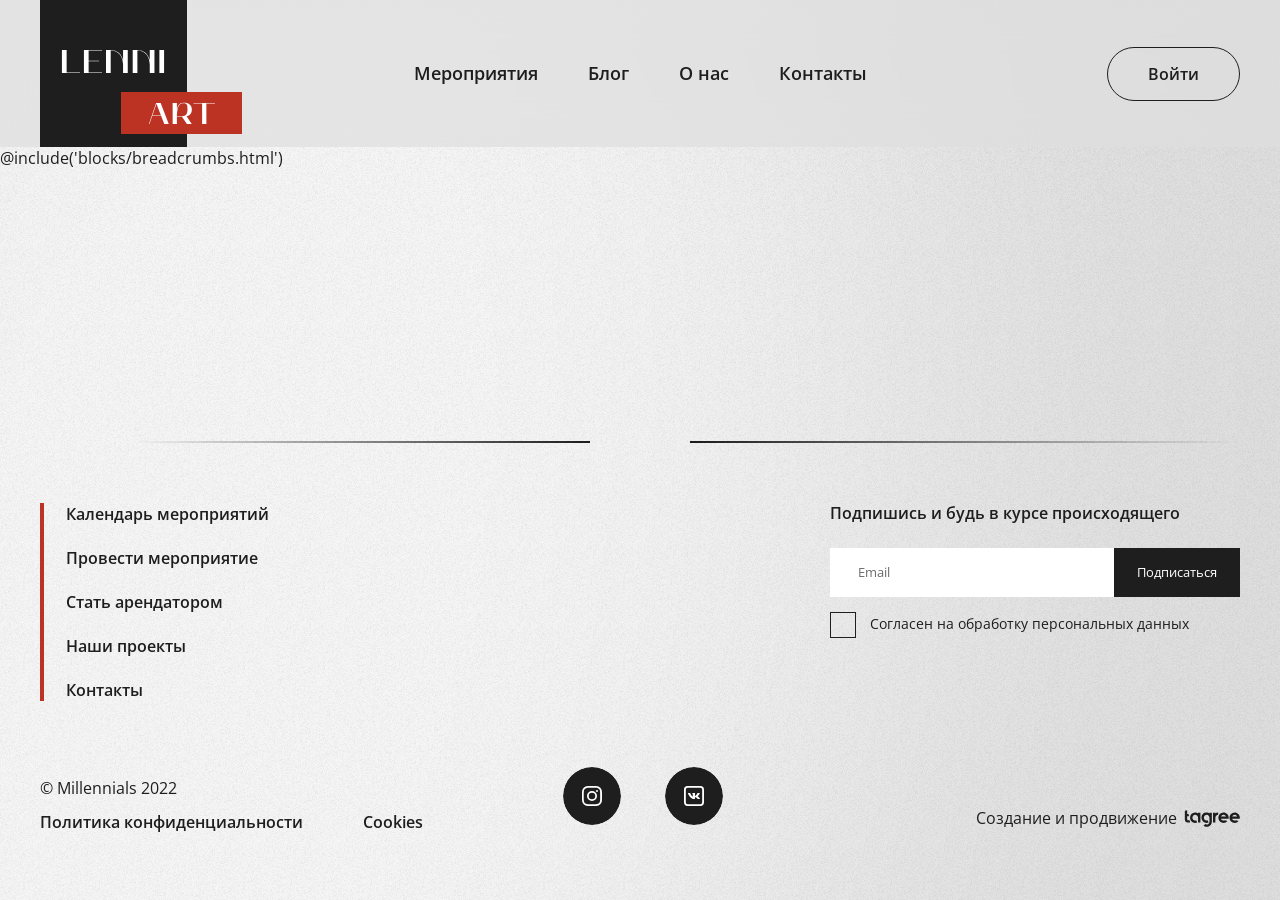
<file: default.html>
<!DOCTYPE html>
<html lang="ru">

<head>
  <meta charset="utf-8">
  <meta name="viewport" content="width=device-width,initial-scale=1,minimum-scale=1,maximum-scale=1,user-scalable=no">
  <title>Lenni Art</title>
  <link rel="stylesheet" href="styles/styles.css?ver=0">
  <link rel="preconnect" href="https://fonts.googleapis.com">
  <link rel="preconnect" href="https://fonts.gstatic.com" crossorigin>
  <link href="https://fonts.googleapis.com/css2?family=Open+Sans:wght@300;400;500;600;700&display=swap" rel="stylesheet">
  <link href="https://fonts.googleapis.com/css2?family=Lora:wght@300;400;500;600;700&display=swap" rel="stylesheet">
</head>

<body>

  <header class="page-header">
    <div class="page-header__container">
      <a href="index.html" class="page-header__logo">
        <svg class="page-header__logo-img" width="202" height="147">
          <use xlink:href="assets/icons/symbols.svg#logo"></use>
        </svg>
      </a>

      <nav class="page-header__nav">
        <a href="events.html" class="page-header__nav-link">Мероприятия</a>
        <a href="index.html#blog" class="page-header__nav-link">Блог</a>
        <a href="index.html#about" class="page-header__nav-link">О нас</a>
        <a href="index.html#contacts" class="page-header__nav-link">Контакты</a>

        <div class="page-header__nav-user">
          <a href="#" class="page-header__nav-user-link">
            Александр С.
          </a>
          <a href="#" class="page-header__nav-logout">
            <svg class="page-header__nav-logout-icon" width="24" height="24">
              <use xlink:href="assets/icons/symbols.svg#door"></use>
            </svg>
          </a>
        </div>
      </nav>

      <div class="page-header__right-block">
        <a href="#" class="btn page-header__user-btn">
          Войти
          <svg class="page-header__user-icon" width="21" height="18">
            <use xlink:href="assets/icons/symbols.svg#user"></use>
          </svg>
        </a>

        <button type="button" class="page-header__nav-toggle" id="js-navToggle"></button>
      </div>
    </div>

  </header>

  <main class="main">

    @include('blocks/breadcrumbs.html')



  </main>

  <footer class="page-footer">
    <div class="page-footer__container">
      <div class="page-footer__border"></div>
      <div class="page-footer__wrapper">
        <nav class="page-footer__nav">
          <a href="" class="page-footer__nav-link">Календарь мероприятий</a>
          <a href="" class="page-footer__nav-link">Провести мероприятие</a>
          <a href="" class="page-footer__nav-link">Стать арендатором</a>
          <a href="" class="page-footer__nav-link">Наши проекты</a>
          <a href="" class="page-footer__nav-link">Контакты</a>
        </nav>
        <form class="page-footer__form subscribe">
          <h4 class="subscribe__title">Подпишись и будь в курсе происходящего</h4>
          <div class="subscribe__wrapper">
            <input type="email" name="email" placeholder="Email" class="subscribe__input" required />
            <button type="submit" class="subscribe__submit">Подписаться</button>
          </div>
          <label class="subscribe__check check">
            <input type="checkbox" class="check__input" name="agree" required />
            <span class="check__mark"></span>
            <span class="check__label">
              Согласен на обработку персональных данных
            </span>
          </label>
        </form>
      </div>

      <div class="page-footer__bottom-wrapper">
        <div class="page-footer__info">
          <a href="#" class="link page-footer__confidency">Политика конфиденциальности</a>
          <a href="#" class="link page-footer__cookies">Cookies</a>
          <p class="page-footer__copyright">© Millennials 2022</p>
        </div>
        <div class="page-footer__links">
          <a href="#" class="page-footer__link">
            <svg class="page-footer__link-icon" width="58" height="58">
              <use xlink:href="assets/icons/symbols.svg#insta"></use>
            </svg>
          </a>
          <a href="#" class="page-footer__link">
            <svg class="page-footer__link-icon" width="58" height="58">
              <use xlink:href="assets/icons/symbols.svg#vk"></use>
            </svg>
          </a>
        </div>
        <div class="page-footer__signature">
          <p class="page-footer__signature-text">Создание и продвижение</p>
          <svg class="page-footer__signature-icon" width="56" height="17">
            <use xlink:href="assets/icons/symbols.svg#tagree"></use>
          </svg>
        </div>
      </div>
    </div>
  </footer>

</body>

</html>
</file>
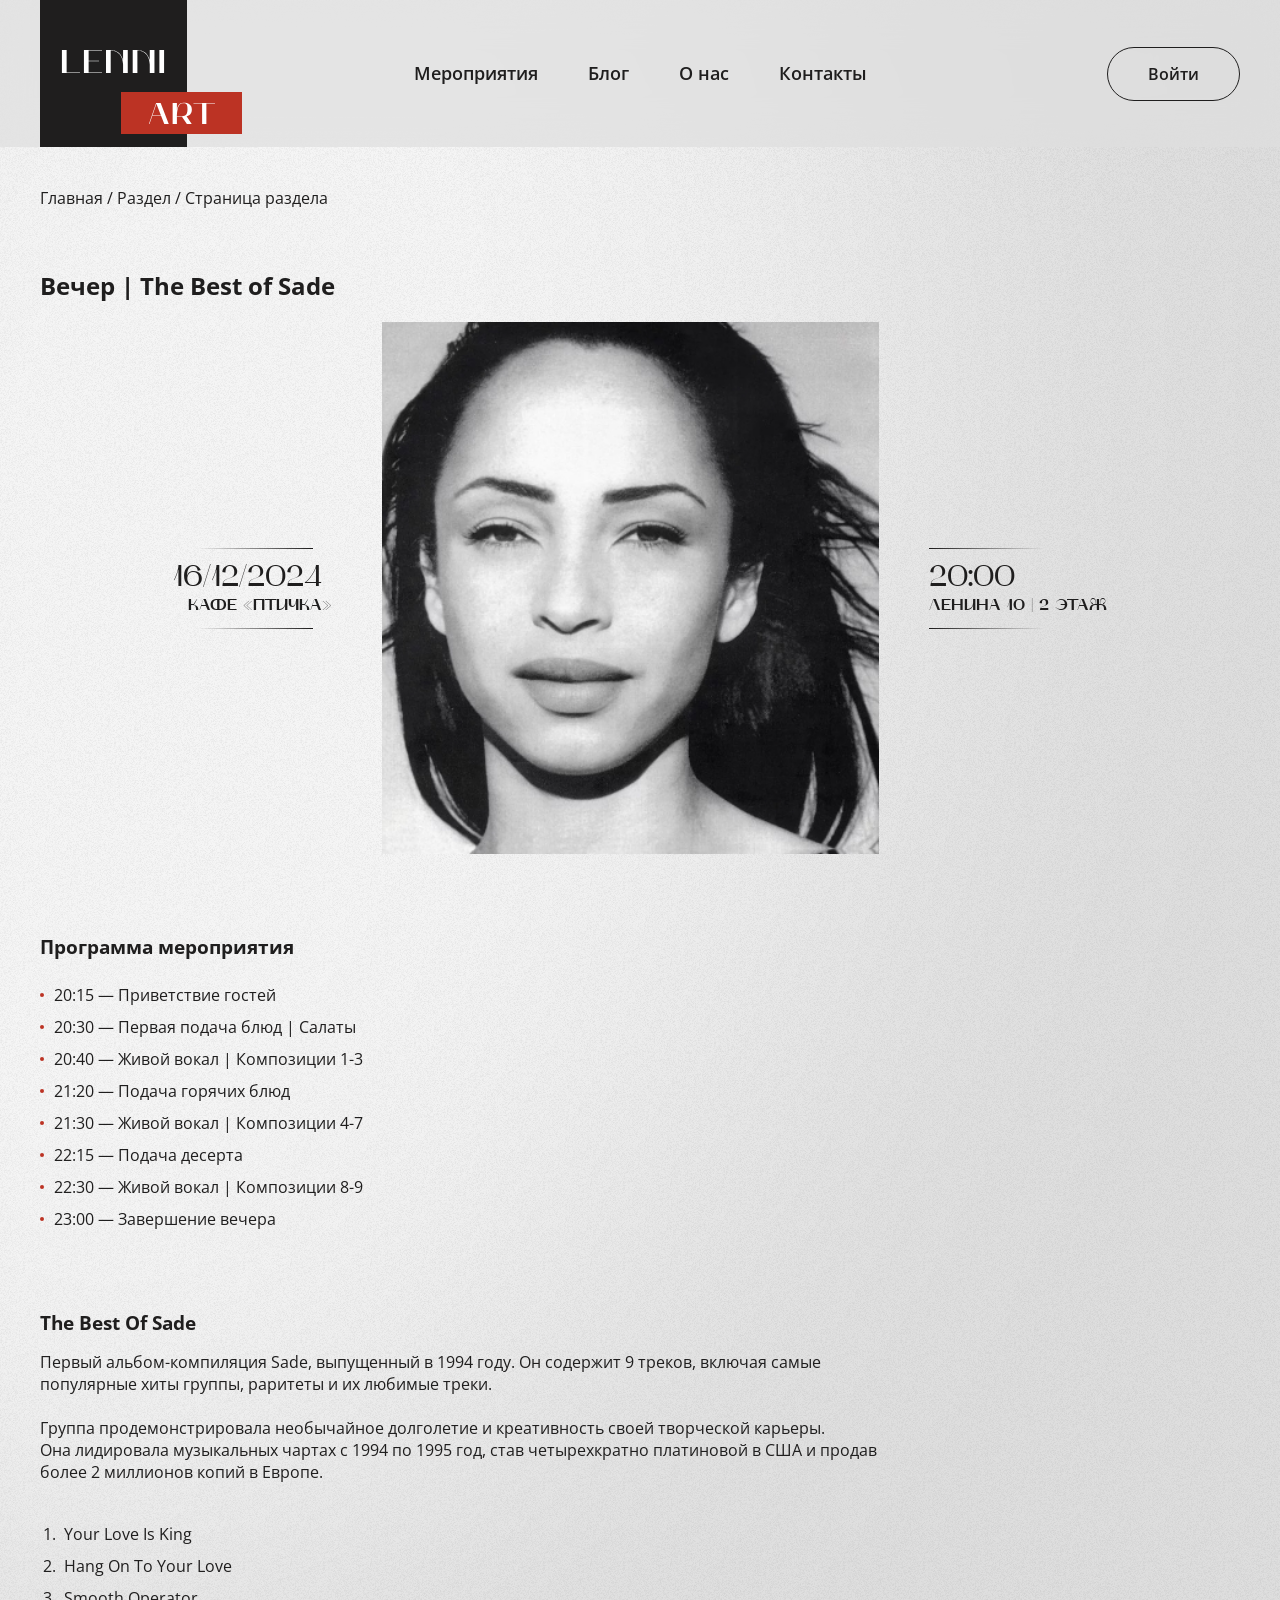
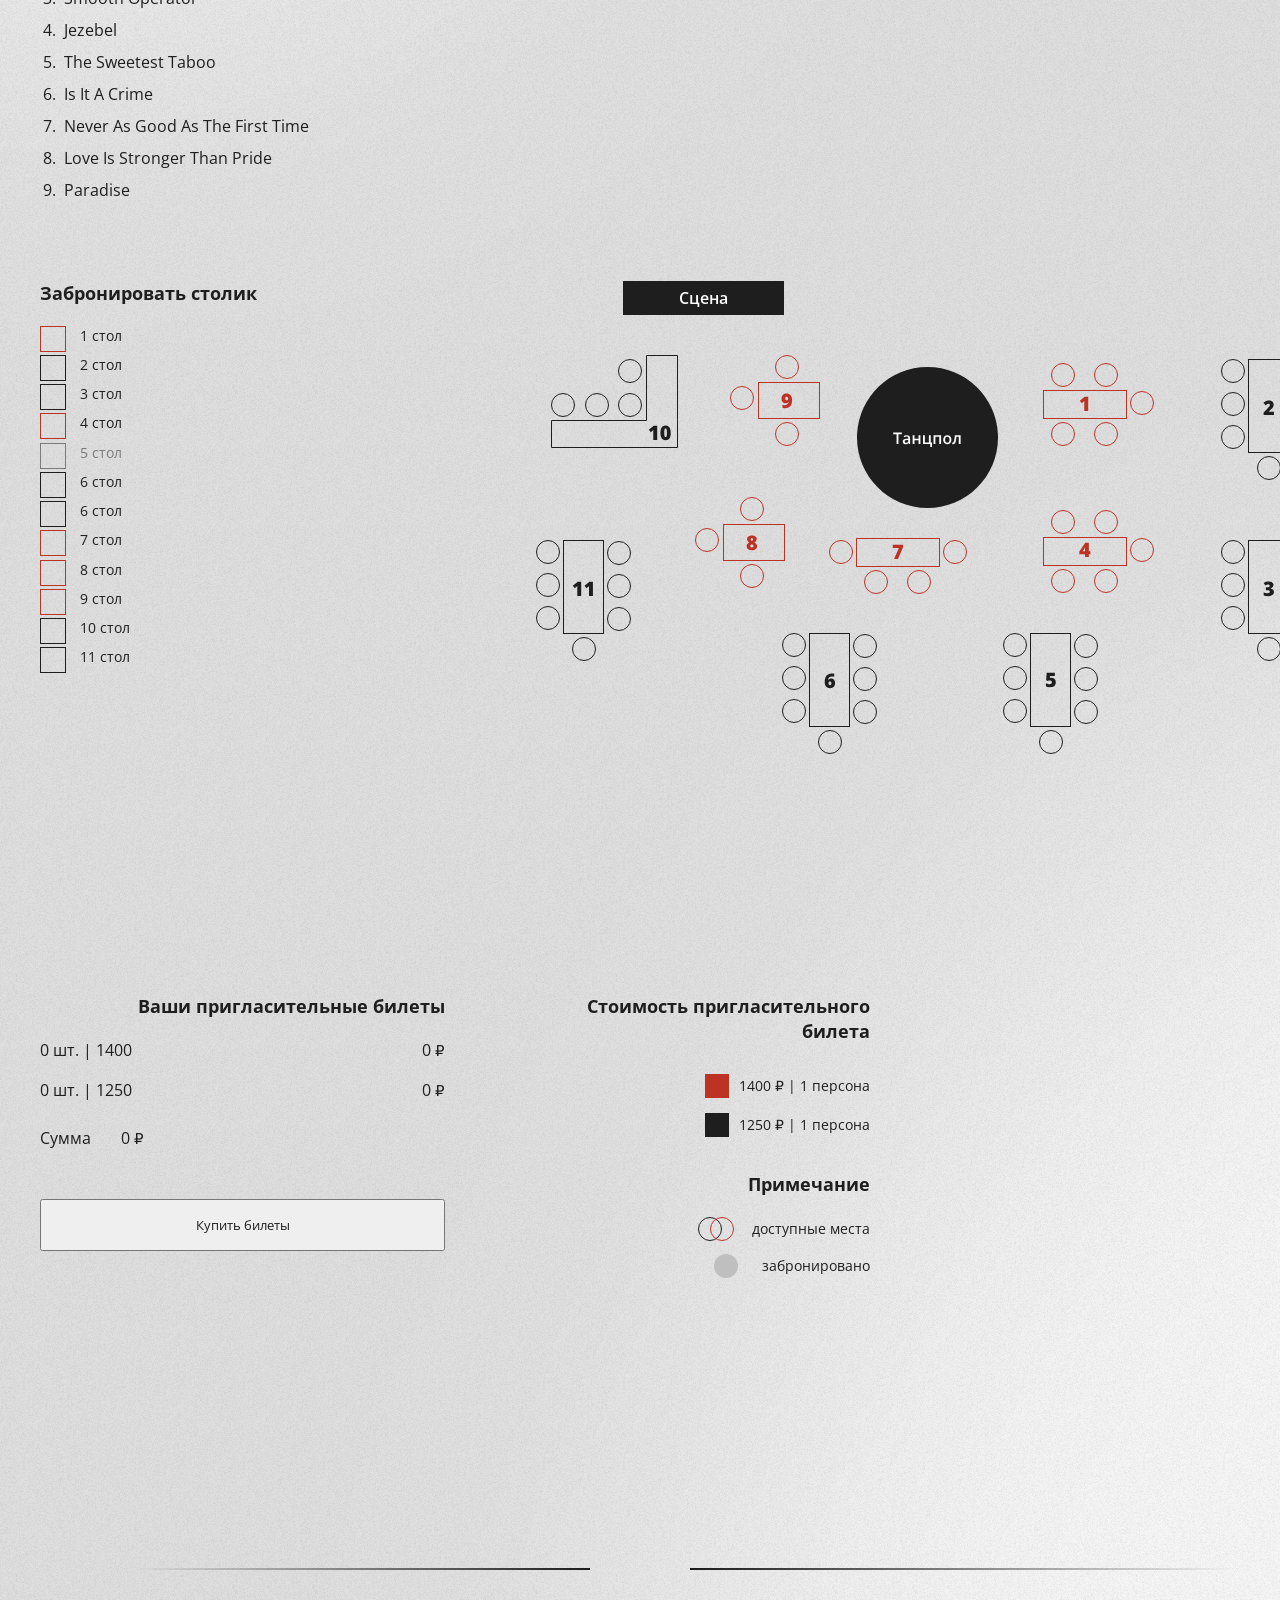
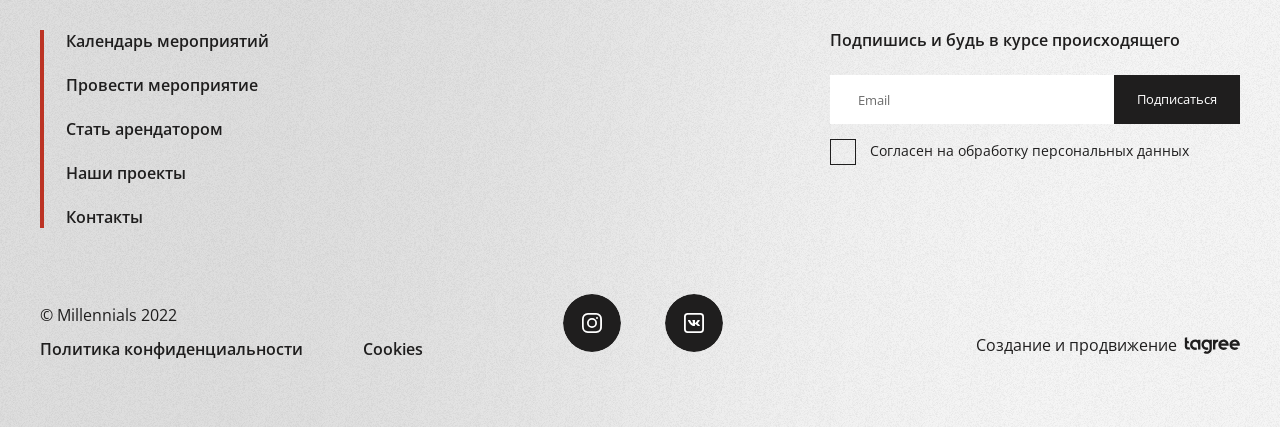
<file: event.html>
<!DOCTYPE html>
<html>

<head>
  <meta charset="utf-8">
  <meta name="viewport" content="width=device-width,initial-scale=1,minimum-scale=1,maximum-scale=1,user-scalable=no">
  <title>Lenni Art</title>
  <link rel="stylesheet" href="styles/styles.css?ver=0">
  <link rel="preconnect" href="https://fonts.googleapis.com">
  <link rel="preconnect" href="https://fonts.gstatic.com" crossorigin>
  <link href="https://fonts.googleapis.com/css2?family=Open+Sans:wght@300;400;500;600;700&display=swap" rel="stylesheet">
  <link href="https://fonts.googleapis.com/css2?family=Lora:wght@300;400;500;600;700&display=swap" rel="stylesheet">
</head>

<body>

  <header class="page-header">
    <div class="page-header__container">
      <a href="index.html" class="page-header__logo">
        <svg class="page-header__logo-img" width="202" height="147">
          <use xlink:href="assets/icons/symbols.svg#logo"></use>
        </svg>
      </a>

      <nav class="page-header__nav">
        <a href="events.html" class="page-header__nav-link">Мероприятия</a>
        <a href="index.html#blog" class="page-header__nav-link">Блог</a>
        <a href="index.html#about" class="page-header__nav-link">О нас</a>
        <a href="index.html#contacts" class="page-header__nav-link">Контакты</a>

        <div class="page-header__nav-user">
          <a href="#" class="page-header__nav-user-link">
            Александр С.
          </a>
          <a href="#" class="page-header__nav-logout">
            <svg class="page-header__nav-logout-icon" width="24" height="24">
              <use xlink:href="assets/icons/symbols.svg#door"></use>
            </svg>
          </a>
        </div>
      </nav>

      <div class="page-header__right-block">
        <a href="#" class="btn page-header__user-btn">
          Войти
          <svg class="page-header__user-icon" width="21" height="18">
            <use xlink:href="assets/icons/symbols.svg#user"></use>
          </svg>
        </a>

        <button type="button" class="page-header__nav-toggle" id="js-navToggle"></button>
      </div>
    </div>

  </header>

  <main class="main">

    <div class="breadcrumbs">
      <a href="index.html" class="breadcrumbs__link">Главная</a>
      <a href="events.html" class="breadcrumbs__link">Раздел</a>
      <a href="events.html" class="breadcrumbs__link">Страница раздела</a>
    </div>

    <article class="event">

      <header class="event__header">
        <h1 class="event__title title">Вечер | The Best of Sade</h1>

        <div class="event__about">
          <div class="event__info">
            <time datetime="2024-12-16T20:00" class="event__time">
              16/12/2024
            </time>

            <div class="event__info-text">
              Кафе «Птичка»
            </div>
          </div>

          <picture class="event__picture">
            <source media="{max-width: 1169px}" type="image/webp" srcset="assets/images/event/main_mobile.webp" />
            <source media="{max-width: 1169px}" srcset="assets/images/event/main_mobile.jpg" />
            <source type="image/webp" srcset="assets/images/event/main.webp" />
            <img class="event__image" src="assets/images/event/sade.jpg" alt="Вечер | The Best of Sade" />
          </picture>

          <div class="event__info">
            <span class="event__time" data-caption="начало">20:00</span>

            <div class="event__info-text">
              Ленина 10 | 2 этаж
            </div>
          </div>

        </div>
      </header>

      <div class="event__container">
        <div class="event__content content">
          <h3>Программа мероприятия</h3>
          <div class="event__program-content">
            <svg class="event__program-img">
              <use xlink:href="assets/icons/symbols.svg#bullets"></use>
            </svg>
            <p class="event__program-text">
              20:15 — Приветствие гостей
              <br />
              20:30 — Первая подача блюд | Салаты
              <br />
              20:40 — Живой вокал | Композиции 1-3
              <br />
              21:20 — Подача горячих блюд
              <br />
              21:30 — Живой вокал | Композиции 4-7
              <br />
              22:15 — Подача десерта
              <br />
              22:30 — Живой вокал | Композиции 8-9
              <br />
              23:00 — Завершение вечера
            </p>
          </div>
          <h3 class="event__sub-title event__name">The Best Of Sade</h3>
          <div class="event__description-wrapper">
            <p class="event__description">
              Первый альбом-компиляция Sade, выпущенный в 1994 году. Он содержит 9 треков,
              включая самые популярные хиты группы, раритеты и их любимые треки.
              <br>
              <br>
              Группа продемонстрировала необычайное долголетие и креативность своей творческой карьеры.
              <br>
              Она лидировала музыкальных чартах с 1994 по 1995 год, став четырехкратно платиновой в США
              и продав более 2 миллионов копий в Европе.
            </p>
          </div>
          <div class="event__content">
            <ol class="event__content-list">
              <li class="event__content-item">Your Love Is King</li>
              <li class="event__content-item">Hang On To Your Love</li>
              <li class="event__content-item">Smooth Operator</li>
              <li class="event__content-item">Jezebel</li>
              <li class="event__content-item">The Sweetest Taboo</li>
              <li class="event__content-item">Is It A Crime</li>
              <li class="event__content-item">Never As Good As The First Time</li>
              <li class="event__content-item">Love Is Stronger Than Pride</li>
              <li class="event__content-item">Paradise</li>
            </ol>
          </div>

          <form class="reserve event__reserve">
            <div class="reserve__checks">
              <h4 class="reserve__section-title">Забронировать столик</h4>

              <label class="reserve__check check check--red">
                <input type="checkbox" name="table_1" class="check__input" />
                <span class="check__mark"></span>
                <span class="check__label">1 стол</span>
              </label>

              <label class="reserve__check check">
                <input type="checkbox" name="table_2" class="check__input" />
                <span class="check__mark"></span>
                <span class="check__label">2 стол</span>
              </label>

              <label class="reserve__check check">
                <input type="checkbox" name="table_3" class="check__input" />
                <span class="check__mark"></span>
                <span class="check__label">3 стол</span>
              </label>

              <label class="reserve__check check check--red">
                <input type="checkbox" name="table_4" class="check__input" />
                <span class="check__mark"></span>
                <span class="check__label">4 стол</span>
              </label>

              <label class="reserve__check check check--disabled">
                <input type="checkbox" name="table_5" class="check__input" disabled />
                <span class="check__mark"></span>
                <span class="check__label">5 стол </span>
              </label>

              <label class="reserve__check check">
                <input type="checkbox" name="table_6" class="check__input" />
                <span class="check__mark"></span>
                <span class="check__label">6 стол</span>
              </label>

              <label class="reserve__check check">
                <input type="checkbox" name="table_6" class="check__input" />
                <span class="check__mark"></span>
                <span class="check__label">6 стол</span>
              </label>

              <label class="reserve__check check check--red">
                <input type="checkbox" name="table_7" class="check__input" />
                <span class="check__mark"></span>
                <span class="check__label">7 стол</span>
              </label>

              <label class="reserve__check check check--red">
                <input type="checkbox" name="table_8" class="check__input" />
                <span class="check__mark"></span>
                <span class="check__label">8 стол</span>
              </label>

              <label class="reserve__check check check--red">
                <input type="checkbox" name="table_9" class="check__input" />
                <span class="check__mark"></span>
                <span class="check__label">9 стол</span>
              </label>

              <label class="reserve__check check">
                <input type="checkbox" name="table_10" class="check__input" />
                <span class="check__mark"></span>
                <span class="check__label">10 стол</span>
              </label>

              <label class="reserve__check check">
                <input type="checkbox" name="table_11" class="check__input" />
                <span class="check__mark"></span>
                <span class="check__label">11 стол</span>
              </label>
            </div>

            <div class="reserve__scheme">
              <div class="reserve__scheme-container">
                <h4 class="reserve__scheme-title">Сцена</h4>

                <div class="reserve__scheme-wrapper">
                  <svg class="scene" width="780" height="399" viewBox="0 0 780 399" fill="none" xmlns="http://www.w3.org/2000/svg">
                    <g class="scene__dance-floor">
                      <path d="M462 82.5C462 121.436 430.436 153 391.5 153C352.564 153 321 121.436 321 82.5C321 43.5639 352.564 12 391.5 12C430.436 12 462 43.5639 462 82.5Z" fill="#1F1E1E" />
                      <path d="M362.453 89H360.586V79.1797H357.227V77.5781H365.812V79.1797H362.453V89ZM372.781 89L372.414 87.7969H372.352C371.935 88.3229 371.516 88.6823 371.094 88.875C370.672 89.0625 370.13 89.1562 369.469 89.1562C368.62 89.1562 367.956 88.9271 367.477 88.4688C367.003 88.0104 366.766 87.362 366.766 86.5234C366.766 85.6328 367.096 84.9609 367.758 84.5078C368.419 84.0547 369.427 83.8073 370.781 83.7656L372.273 83.7188V83.2578C372.273 82.7057 372.143 82.2943 371.883 82.0234C371.628 81.7474 371.229 81.6094 370.688 81.6094C370.245 81.6094 369.82 81.6745 369.414 81.8047C369.008 81.9349 368.617 82.0885 368.242 82.2656L367.648 80.9531C368.117 80.7083 368.63 80.5234 369.188 80.3984C369.745 80.2682 370.271 80.2031 370.766 80.2031C371.865 80.2031 372.693 80.4427 373.25 80.9219C373.812 81.401 374.094 82.1536 374.094 83.1797V89H372.781ZM370.047 87.75C370.714 87.75 371.247 87.5651 371.648 87.1953C372.055 86.8203 372.258 86.2969 372.258 85.625V84.875L371.148 84.9219C370.284 84.9531 369.654 85.099 369.258 85.3594C368.867 85.6146 368.672 86.0078 368.672 86.5391C368.672 86.9245 368.786 87.224 369.016 87.4375C369.245 87.6458 369.589 87.75 370.047 87.75ZM378.492 80.3594V83.8281H382.562V80.3594H384.398V89H382.562V85.2734H378.492V89H376.656V80.3594H378.492ZM394.727 87.5781H395.977V92.0391H394.25V89H387.031V80.3594H388.867V87.5469H392.891V80.3594H394.727V87.5781ZM405.102 80.3594V89H403.258V81.8125H399.383V89H397.547V80.3594H405.102ZM415.398 84.6641C415.398 86.0755 415.036 87.1771 414.312 87.9688C413.589 88.7604 412.581 89.1562 411.289 89.1562C410.482 89.1562 409.768 88.974 409.148 88.6094C408.529 88.2448 408.052 87.7214 407.719 87.0391C407.385 86.3568 407.219 85.5651 407.219 84.6641C407.219 83.263 407.578 82.1693 408.297 81.3828C409.016 80.5964 410.029 80.2031 411.336 80.2031C412.586 80.2031 413.576 80.6068 414.305 81.4141C415.034 82.2161 415.398 83.2995 415.398 84.6641ZM409.109 84.6641C409.109 86.6589 409.846 87.6562 411.32 87.6562C412.779 87.6562 413.508 86.6589 413.508 84.6641C413.508 82.6901 412.773 81.7031 411.305 81.7031C410.534 81.7031 409.974 81.9583 409.625 82.4688C409.281 82.9792 409.109 83.7109 409.109 84.6641ZM424.617 89H422.766V81.7969H420.383C420.237 83.651 420.039 85.099 419.789 86.1406C419.544 87.1823 419.221 87.9427 418.82 88.4219C418.424 88.901 417.909 89.1406 417.273 89.1406C416.872 89.1406 416.536 89.0833 416.266 88.9688V87.5312C416.458 87.6042 416.651 87.6406 416.844 87.6406C417.375 87.6406 417.792 87.0443 418.094 85.8516C418.401 84.6536 418.641 82.8229 418.812 80.3594H424.617V89Z" fill="white" />
                    </g>

                    <g class="scene__table scene__table--red">
                      <g class="scene__table-group" stroke="#BC3324">
                        <rect x="507.5" y="35.5" width="83" height="28" />
                        <circle cx="527" cy="20" r="11.5" />
                        <circle cx="570" cy="20" r="11.5" />
                        <circle cx="606" cy="48" r="11.5" />
                        <circle cx="570" cy="79" r="11.5" />
                        <circle cx="527" cy="79" r="11.5" />
                      </g>

                      <path class="scene__table-num" d="M552.199 56H548.283V48.9395C548.283 48.8092 548.283 48.5716 548.283 48.2266C548.283 47.875 548.286 47.4876 548.293 47.0645C548.306 46.6413 548.322 46.2604 548.342 45.9219C548.173 46.1237 548.013 46.2962 547.863 46.4395C547.72 46.5827 547.58 46.7161 547.443 46.8398L545.822 48.1777L543.82 45.7168L548.723 41.7227H552.199V56Z" fill="#BC3324" />
                      <rect x="507" y="8" width="111" height="83" fill="transparent" />
                    </g>

                    <g class="scene__table">
                      <g class="scene__table-group" stroke="#1F1E1E">
                        <rect x="712.5" y="4.5" width="40" height="93" />
                        <circle cx="697" cy="16" r="11.5" />
                        <circle cx="768" cy="17" r="11.5" />
                        <circle cx="697" cy="49" r="11.5" />
                        <circle cx="768" cy="50" r="11.5" />
                        <circle cx="697" cy="82" r="11.5" />
                        <circle cx="768" cy="83" r="11.5" />
                        <circle cx="733" cy="113" r="11.5" />
                      </g>
                      <path class="scene__table-num" d="M737.957 60H727.596V57.4609L731.082 53.9355C732.078 52.8939 732.729 52.1842 733.035 51.8066C733.341 51.4225 733.553 51.0938 733.67 50.8203C733.794 50.5469 733.855 50.2604 733.855 49.9609C733.855 49.5898 733.735 49.2969 733.494 49.082C733.253 48.8672 732.915 48.7598 732.479 48.7598C732.029 48.7598 731.574 48.89 731.111 49.1504C730.656 49.4043 730.138 49.7819 729.559 50.2832L727.439 47.8027C728.175 47.1452 728.794 46.6764 729.295 46.3965C729.796 46.11 730.34 45.8919 730.926 45.7422C731.518 45.5924 732.182 45.5176 732.918 45.5176C733.842 45.5176 734.666 45.6803 735.389 46.0059C736.118 46.3314 736.681 46.7969 737.078 47.4023C737.482 48.0013 737.684 48.6751 737.684 49.4238C737.684 49.9837 737.612 50.5013 737.469 50.9766C737.332 51.4518 737.117 51.9206 736.824 52.3828C736.531 52.8385 736.141 53.3203 735.652 53.8281C735.171 54.3359 734.139 55.2995 732.557 56.7188V56.8164H737.957V60Z" fill="#1F1E1E" />
                      <rect x="685" y="4" width="95" height="121" fill="transparent" />
                    </g>

                    <g class="scene__table">
                      <g class="scene__table-group" stroke="#1F1E1E">
                        <rect x="712.5" y="185.5" width="40" height="93" />
                        <circle cx="697" cy="197" r="11.5" />
                        <circle cx="768" cy="198" r="11.5" />
                        <circle cx="697" cy="230" r="11.5" />
                        <circle cx="768" cy="231" r="11.5" />
                        <circle cx="697" cy="263" r="11.5" />
                        <circle cx="768" cy="264" r="11.5" />
                        <circle cx="733" cy="294" r="11.5" />
                      </g>

                      <path class="scene__table-num" d="M737.479 229.818C737.479 230.704 737.208 231.465 736.668 232.104C736.128 232.735 735.346 233.194 734.324 233.48V233.539C736.707 233.839 737.898 234.965 737.898 236.918C737.898 238.246 737.371 239.291 736.316 240.053C735.268 240.814 733.81 241.195 731.941 241.195C731.173 241.195 730.46 241.14 729.803 241.029C729.152 240.919 728.445 240.717 727.684 240.424V237.221C728.309 237.54 728.943 237.777 729.588 237.934C730.239 238.083 730.838 238.158 731.385 238.158C732.231 238.158 732.846 238.041 733.23 237.807C733.621 237.566 733.816 237.191 733.816 236.684C733.816 236.293 733.715 235.993 733.514 235.785C733.312 235.57 732.986 235.411 732.537 235.307C732.088 235.196 731.502 235.141 730.779 235.141H729.9V232.24H730.799C732.758 232.24 733.738 231.739 733.738 230.736C733.738 230.359 733.592 230.079 733.299 229.896C733.012 229.714 732.625 229.623 732.137 229.623C731.225 229.623 730.281 229.929 729.305 230.541L727.703 227.963C728.458 227.442 729.23 227.071 730.018 226.85C730.812 226.628 731.72 226.518 732.742 226.518C734.22 226.518 735.379 226.811 736.219 227.396C737.059 227.982 737.479 228.79 737.479 229.818Z" fill="#1F1E1E" />
                      <rect x="685" y="185" width="95" height="121" fill="transparent" />
                    </g>

                    <g class="scene__table scene__table--red">
                      <g class="scene__table-group" stroke="#BC3324">
                        <rect x="507.5" y="182.5" width="83" height="28" />

                        <circle cx="527" cy="167" r="11.5" />
                        <circle cx="570" cy="167" r="11.5" />
                        <circle cx="606" cy="195" r="11.5" />
                        <circle cx="570" cy="226" r="11.5" />
                        <circle cx="527" cy="226" r="11.5" />
                      </g>

                      <path class="scene__table-num" d="M554.416 199.236H552.844V202H549.035V199.236H543.342V196.404L549.279 187.723H552.844V196.355H554.416V199.236ZM549.035 196.355V194.695C549.035 194.383 549.045 193.963 549.064 193.436C549.09 192.902 549.11 192.622 549.123 192.596H549.016C548.794 193.097 548.544 193.566 548.264 194.002L546.682 196.355H549.035Z" fill="#BC3324" />
                      <rect x="507" y="155" width="111" height="83" fill="transparent" />
                    </g>

                    <g class="scene__table">
                      <g class="scene__table-group" stroke="#1F1E1E">
                        <rect x="494.5" y="278.5" width="40" height="93" />

                        <circle cx="479" cy="290" r="11.5" />
                        <circle cx="550" cy="291" r="11.5" />
                        <circle cx="479" cy="323" r="11.5" />
                        <circle cx="550" cy="324" r="11.5" />
                        <circle cx="479" cy="356" r="11.5" />
                        <circle cx="550" cy="357" r="11.5" />
                        <circle cx="515" cy="387" r="11.5" />
                      </g>

                      <path class="scene__table-num" d="M515.484 322.645C516.305 322.645 517.044 322.837 517.701 323.221C518.365 323.598 518.88 324.135 519.244 324.832C519.615 325.529 519.801 326.333 519.801 327.244C519.801 328.839 519.319 330.063 518.355 330.916C517.398 331.769 515.947 332.195 514 332.195C512.333 332.195 510.973 331.938 509.918 331.424V328.26C510.484 328.52 511.122 328.735 511.832 328.904C512.548 329.074 513.163 329.158 513.678 329.158C514.394 329.158 514.944 329.008 515.328 328.709C515.712 328.403 515.904 327.954 515.904 327.361C515.904 326.814 515.709 326.388 515.318 326.082C514.928 325.776 514.335 325.623 513.541 325.623C512.936 325.623 512.281 325.737 511.578 325.965L510.162 325.262L510.699 317.723H518.844V320.936H513.98L513.805 322.82C514.312 322.723 514.674 322.671 514.889 322.664C515.104 322.651 515.302 322.645 515.484 322.645Z" fill="#1F1E1E" />
                      <rect x="467" y="278" width="95" height="121" fill="transparent" />
                    </g>

                    <g class="scene__table">
                      <g class="scene__table-group" stroke="#1F1E1E">
                        <rect x="273.5" y="278.5" width="40" height="93" />
                        <circle cx="258" cy="290" r="11.5" />
                        <circle cx="329" cy="291" r="11.5" />
                        <circle cx="258" cy="323" r="11.5" />
                        <circle cx="329" cy="324" r="11.5" />
                        <circle cx="258" cy="356" r="11.5" />
                        <circle cx="329" cy="357" r="11.5" />
                        <circle cx="294" cy="387" r="11.5" />
                      </g>

                      <path class="scene__table-num" d="M288.684 326.965C288.684 324.973 288.967 323.361 289.533 322.131C290.106 320.894 290.946 319.982 292.053 319.396C293.166 318.811 294.536 318.518 296.164 318.518C296.743 318.518 297.421 318.573 298.195 318.684V321.701C297.544 321.577 296.838 321.516 296.076 321.516C294.787 321.516 293.827 321.799 293.195 322.365C292.564 322.932 292.219 323.856 292.16 325.139H292.277C292.863 324.032 293.804 323.479 295.1 323.479C296.369 323.479 297.352 323.889 298.049 324.709C298.752 325.523 299.104 326.659 299.104 328.117C299.104 329.686 298.661 330.926 297.775 331.838C296.89 332.743 295.653 333.195 294.064 333.195C292.378 333.195 291.06 332.648 290.109 331.555C289.159 330.461 288.684 328.931 288.684 326.965ZM293.977 330.139C294.387 330.139 294.719 329.986 294.973 329.68C295.233 329.367 295.363 328.872 295.363 328.195C295.363 327.036 294.914 326.457 294.016 326.457C293.573 326.457 293.212 326.607 292.932 326.906C292.658 327.206 292.521 327.57 292.521 328C292.521 328.625 292.655 329.139 292.922 329.543C293.189 329.94 293.54 330.139 293.977 330.139Z" fill="#1F1E1E" />
                      <rect opacity="0.01" x="246" y="278" width="95" height="121" fill="transparent" />
                    </g>

                    <g class="scene__table scene__table--red">
                      <g class="scene__table-group" stroke="#BC3324">
                        <rect x="320.5" y="183.5" width="83" height="28" />

                        <circle cx="383" cy="227" r="11.5" />
                        <circle cx="419" cy="197" r="11.5" />
                        <circle cx="305" cy="197" r="11.5" />
                        <circle cx="340" cy="227" r="11.5" />
                      </g>

                      <path class="scene__table-num" d="M358.041 204L362.943 192.916H356.762V189.723H367.064V191.998L362.035 204H358.041Z" fill="#BC3324" />
                      <rect x="293" y="183" width="138" height="56" fill="transparent" />
                    </g>

                    <g class="scene__table scene__table--red">
                      <g class="scene__table-group" stroke="#BC3324">
                        <rect x="187.5" y="169.5" width="61" height="36" />
                        <circle cx="216" cy="221" r="11.5" transform="rotate(-180 216 221)" />
                        <circle cx="171" cy="185" r="11.5" transform="rotate(-180 171 185)" />
                        <circle cx="216" cy="154" r="11.5" transform="rotate(-180 216 154)" />
                      </g>

                      <path class="scene__table-num" d="M215.898 180.518C216.842 180.518 217.669 180.645 218.379 180.898C219.095 181.152 219.655 181.54 220.059 182.061C220.462 182.575 220.664 183.223 220.664 184.004C220.664 184.577 220.557 185.081 220.342 185.518C220.133 185.947 219.844 186.325 219.473 186.65C219.108 186.969 218.685 187.246 218.203 187.48C218.652 187.734 219.098 188.031 219.541 188.369C219.984 188.708 220.352 189.108 220.645 189.57C220.938 190.026 221.084 190.57 221.084 191.201C221.084 191.963 220.898 192.646 220.527 193.252C220.156 193.851 219.587 194.326 218.818 194.678C218.05 195.023 217.064 195.195 215.859 195.195C214.655 195.195 213.669 195.029 212.9 194.697C212.132 194.365 211.566 193.903 211.201 193.311C210.843 192.712 210.664 192.021 210.664 191.24C210.664 190.576 210.775 190.016 210.996 189.561C211.224 189.105 211.533 188.717 211.924 188.398C212.314 188.079 212.76 187.793 213.262 187.539C212.865 187.272 212.5 186.969 212.168 186.631C211.836 186.292 211.572 185.905 211.377 185.469C211.182 185.033 211.084 184.538 211.084 183.984C211.084 183.216 211.289 182.575 211.699 182.061C212.109 181.546 212.676 181.162 213.398 180.908C214.128 180.648 214.961 180.518 215.898 180.518ZM214.199 191.084C214.199 191.481 214.342 191.803 214.629 192.051C214.915 192.298 215.312 192.422 215.82 192.422C216.413 192.422 216.846 192.311 217.119 192.09C217.399 191.862 217.539 191.553 217.539 191.162C217.539 190.869 217.451 190.605 217.275 190.371C217.106 190.13 216.908 189.922 216.68 189.746C216.452 189.57 216.253 189.434 216.084 189.336L215.82 189.18C215.527 189.329 215.257 189.499 215.01 189.688C214.769 189.87 214.574 190.078 214.424 190.312C214.274 190.54 214.199 190.798 214.199 191.084ZM215.879 183.301C215.56 183.301 215.283 183.395 215.049 183.584C214.814 183.766 214.697 184.017 214.697 184.336C214.697 184.544 214.746 184.74 214.844 184.922C214.948 185.098 215.085 185.26 215.254 185.41C215.43 185.56 215.625 185.697 215.84 185.82C216.029 185.71 216.214 185.589 216.396 185.459C216.579 185.329 216.732 185.173 216.855 184.99C216.979 184.808 217.041 184.59 217.041 184.336C217.041 184.017 216.924 183.766 216.689 183.584C216.462 183.395 216.191 183.301 215.879 183.301Z" fill="#BC3324" />
                      <rect x="159" y="142" width="90" height="91" fill="transparent" />
                    </g>

                    <g class="scene__table scene__table--red">
                      <g class="scene__table-group" stroke="#BC3324">
                        <rect x="222.5" y="27.5" width="61" height="36" />
                        <circle cx="251" cy="79" r="11.5" transform="rotate(-180 251 79)" />
                        <circle cx="206" cy="43" r="11.5" transform="rotate(-180 206 43)" />
                        <circle cx="251" cy="12" r="11.5" transform="rotate(-180 251 12)" />
                      </g>

                      <path class="scene__table-num" d="M256.064 45.2559C256.064 48.0488 255.462 50.0703 254.258 51.3203C253.053 52.5703 251.126 53.1953 248.477 53.1953C247.604 53.1953 246.94 53.1628 246.484 53.0977V50.041C247.044 50.1452 247.604 50.1973 248.164 50.1973C249.544 50.1973 250.609 49.9141 251.357 49.3477C252.106 48.7747 252.513 47.873 252.578 46.6426H252.461C252.207 47.1113 251.956 47.4499 251.709 47.6582C251.462 47.8665 251.159 48.026 250.801 48.1367C250.443 48.2474 249.997 48.3027 249.463 48.3027C248.226 48.3027 247.259 47.8893 246.562 47.0625C245.866 46.2357 245.518 45.0964 245.518 43.6445C245.518 42.0625 245.967 40.8223 246.865 39.9238C247.77 39.0254 249.007 38.5762 250.576 38.5762C252.321 38.5762 253.672 39.1556 254.629 40.3145C255.586 41.4733 256.064 43.1204 256.064 45.2559ZM250.684 41.6621C250.26 41.6621 249.915 41.8151 249.648 42.1211C249.388 42.4271 249.258 42.9186 249.258 43.5957C249.258 44.1296 249.372 44.556 249.6 44.875C249.827 45.1875 250.176 45.3438 250.645 45.3438C251.068 45.3438 251.436 45.1908 251.748 44.8848C252.061 44.5788 252.217 44.2109 252.217 43.7812C252.217 43.2018 252.07 42.7038 251.777 42.2871C251.491 41.8704 251.126 41.6621 250.684 41.6621Z" fill="#BC3324" />
                      <rect x="194" width="90" height="91" fill="transparent" />
                    </g>

                    <g class="scene__table">
                      <g class="scene__table-group" stroke="#1F1E1E">
                        <path d="M110.5 65V0.5H141.5V64.8261V92.5H15.5V65.5H110H110.5V65Z" />
                        <circle cx="27" cy="50" r="11.5" />
                        <circle cx="61" cy="50" r="11.5" />
                        <circle cx="94" cy="50" r="11.5" />
                        <circle cx="94" cy="16" r="11.5" />
                      </g>
                      <path class="scene__table-num" d="M121.199 85H117.283V77.9395C117.283 77.8092 117.283 77.5716 117.283 77.2266C117.283 76.875 117.286 76.4876 117.293 76.0645C117.306 75.6413 117.322 75.2604 117.342 74.9219C117.173 75.1237 117.013 75.2962 116.863 75.4395C116.72 75.5827 116.58 75.7161 116.443 75.8398L114.822 77.1777L112.82 74.7168L117.723 70.7227H121.199V85ZM134.734 77.8809C134.734 79.0267 134.643 80.0521 134.461 80.957C134.279 81.8555 133.986 82.6204 133.582 83.252C133.185 83.8835 132.658 84.3652 132 84.6973C131.342 85.0293 130.535 85.1953 129.578 85.1953C128.387 85.1953 127.41 84.9056 126.648 84.3262C125.887 83.7402 125.324 82.9036 124.959 81.8164C124.601 80.7227 124.422 79.4108 124.422 77.8809C124.422 76.3379 124.585 75.0195 124.91 73.9258C125.242 72.8255 125.786 71.9824 126.541 71.3965C127.296 70.8105 128.309 70.5176 129.578 70.5176C130.77 70.5176 131.743 70.8105 132.498 71.3965C133.26 71.9759 133.823 72.8158 134.188 73.916C134.552 75.0098 134.734 76.3314 134.734 77.8809ZM128.26 77.8809C128.26 78.8118 128.292 79.5931 128.357 80.2246C128.429 80.8561 128.559 81.3314 128.748 81.6504C128.943 81.9629 129.22 82.1191 129.578 82.1191C129.936 82.1191 130.21 81.9629 130.398 81.6504C130.587 81.3314 130.717 80.8594 130.789 80.2344C130.861 79.6029 130.896 78.8184 130.896 77.8809C130.896 76.9368 130.861 76.1491 130.789 75.5176C130.717 74.8861 130.587 74.4108 130.398 74.0918C130.21 73.7663 129.936 73.6035 129.578 73.6035C129.22 73.6035 128.943 73.7663 128.748 74.0918C128.559 74.4108 128.429 74.8861 128.357 75.5176C128.292 76.1491 128.26 76.9368 128.26 77.8809Z" fill="#1F1E1E" />
                      <rect x="15" width="127" height="93" fill="transparent" />
                    </g>

                    <g class="scene__table">
                      <g class="scene__table-group" stroke="#1F1E1E">
                        <rect x="27.5" y="185.5" width="40" height="93" />
                        <circle cx="12" cy="197" r="11.5" />
                        <circle cx="83" cy="198" r="11.5" />
                        <circle cx="12" cy="230" r="11.5" />
                        <circle cx="83" cy="231" r="11.5" />
                        <circle cx="12" cy="263" r="11.5" />
                        <circle cx="83" cy="264" r="11.5" />
                        <circle cx="48" cy="294" r="11.5" />
                      </g>

                      <path class="scene__table-num" d="M45.1992 241H41.2832V233.441C41.2832 232.523 41.3027 231.684 41.3418 230.922C41.1009 231.215 40.8014 231.521 40.4434 231.84L38.8223 233.178L36.8203 230.717L41.7227 226.723H45.1992V241ZM56.918 241H53.002V233.441C53.002 232.523 53.0215 231.684 53.0605 230.922C52.8197 231.215 52.5202 231.521 52.1621 231.84L50.541 233.178L48.5391 230.717L53.4414 226.723H56.918V241Z" fill="#1F1E1E" />

                      <rect opacity="0.01" y="185" width="95" height="121" fill="transparent" />
                    </g>
                  </svg>

                </div>
              </div>
            </div>

            <div class="reserve__order">
              <h4 class="reserve__section-title">Ваши пригласительные билеты</h4>
              <div class="reserve__tickets-list">
                <div class="reserve__tickets">
                  <div class="reserve__qty" data-caption="шт." data-price="1400">0</div>
                  <div class="reserve__sum" data-currency="₽">0</div>
                </div>
                <div class="reserve__tickets">
                  <div class="reserve__qty" data-caption="шт." data-price="1250">0</div>
                  <div class="reserve__sum" data-currency="₽">0</div>
                </div>
              </div>
              <div class="reserve__total" data-caption="Сумма" data-currency="₽">0</div>
              <button type="submit" class="btn btn--red reserve__submit">
                Купить билеты
              </button>
            </div>

            <div class="reserve__legend">
              <div class="reserve__price">
                <h4 class="reserve__section-title reserve__section-title--mb30">Стоимость пригласительного билета</h4>

                <div class="reserve__price-list">
                  <div class="reserve__price-item reserve__price-item--red" data-caption=" ₽ | 1 персона">1400</div>
                  <div class="reserve__price-item" data-caption=" ₽ | 1 персона">1250</div>
                </div>
              </div>

              <div class="reserve__notation">
                <h4 class="reserve__section-title">Примечание</h4>

                <div class="reserve__note reserve__note--free">доступные места</div>
                <div class="reserve__note reserve__note--booked">забронировано</div>
              </div>
            </div>
            <!-- Прочие элементы формы -->
          </form>

        </div>
    </article>
  </main>

  <footer class="page-footer">
    <div class="page-footer__container">
      <div class="page-footer__border"></div>
      <div class="page-footer__wrapper">
        <nav class="page-footer__nav">
          <a href="" class="page-footer__nav-link">Календарь мероприятий</a>
          <a href="" class="page-footer__nav-link">Провести мероприятие</a>
          <a href="" class="page-footer__nav-link">Стать арендатором</a>
          <a href="" class="page-footer__nav-link">Наши проекты</a>
          <a href="" class="page-footer__nav-link">Контакты</a>
        </nav>
        <form class="page-footer__form subscribe">
          <h4 class="subscribe__title">Подпишись и будь в курсе происходящего</h4>
          <div class="subscribe__wrapper">
            <input type="email" name="email" placeholder="Email" class="subscribe__input" required />
            <button type="submit" class="subscribe__submit">Подписаться</button>
          </div>
          <label class="subscribe__check check">
            <input type="checkbox" class="check__input" name="agree" required />
            <span class="check__mark"></span>
            <span class="check__label">
              Согласен на обработку персональных данных
            </span>
          </label>
        </form>
      </div>

      <div class="page-footer__bottom-wrapper">
        <div class="page-footer__info">
          <a href="#" class="link page-footer__confidency">Политика конфиденциальности</a>
          <a href="#" class="link page-footer__cookies">Cookies</a>
          <p class="page-footer__copyright">© Millennials 2022</p>
        </div>
        <div class="page-footer__links">
          <a href="#" class="page-footer__link">
            <svg class="page-footer__link-icon" width="58" height="58">
              <use xlink:href="assets/icons/symbols.svg#insta"></use>
            </svg>
          </a>
          <a href="#" class="page-footer__link">
            <svg class="page-footer__link-icon" width="58" height="58">
              <use xlink:href="assets/icons/symbols.svg#vk"></use>
            </svg>
          </a>
        </div>
        <div class="page-footer__signature">
          <p class="page-footer__signature-text">Создание и продвижение</p>
          <svg class="page-footer__signature-icon" width="56" height="17">
            <use xlink:href="assets/icons/symbols.svg#tagree"></use>
          </svg>
        </div>
      </div>
    </div>
  </footer>
</body>

</html>
</file>
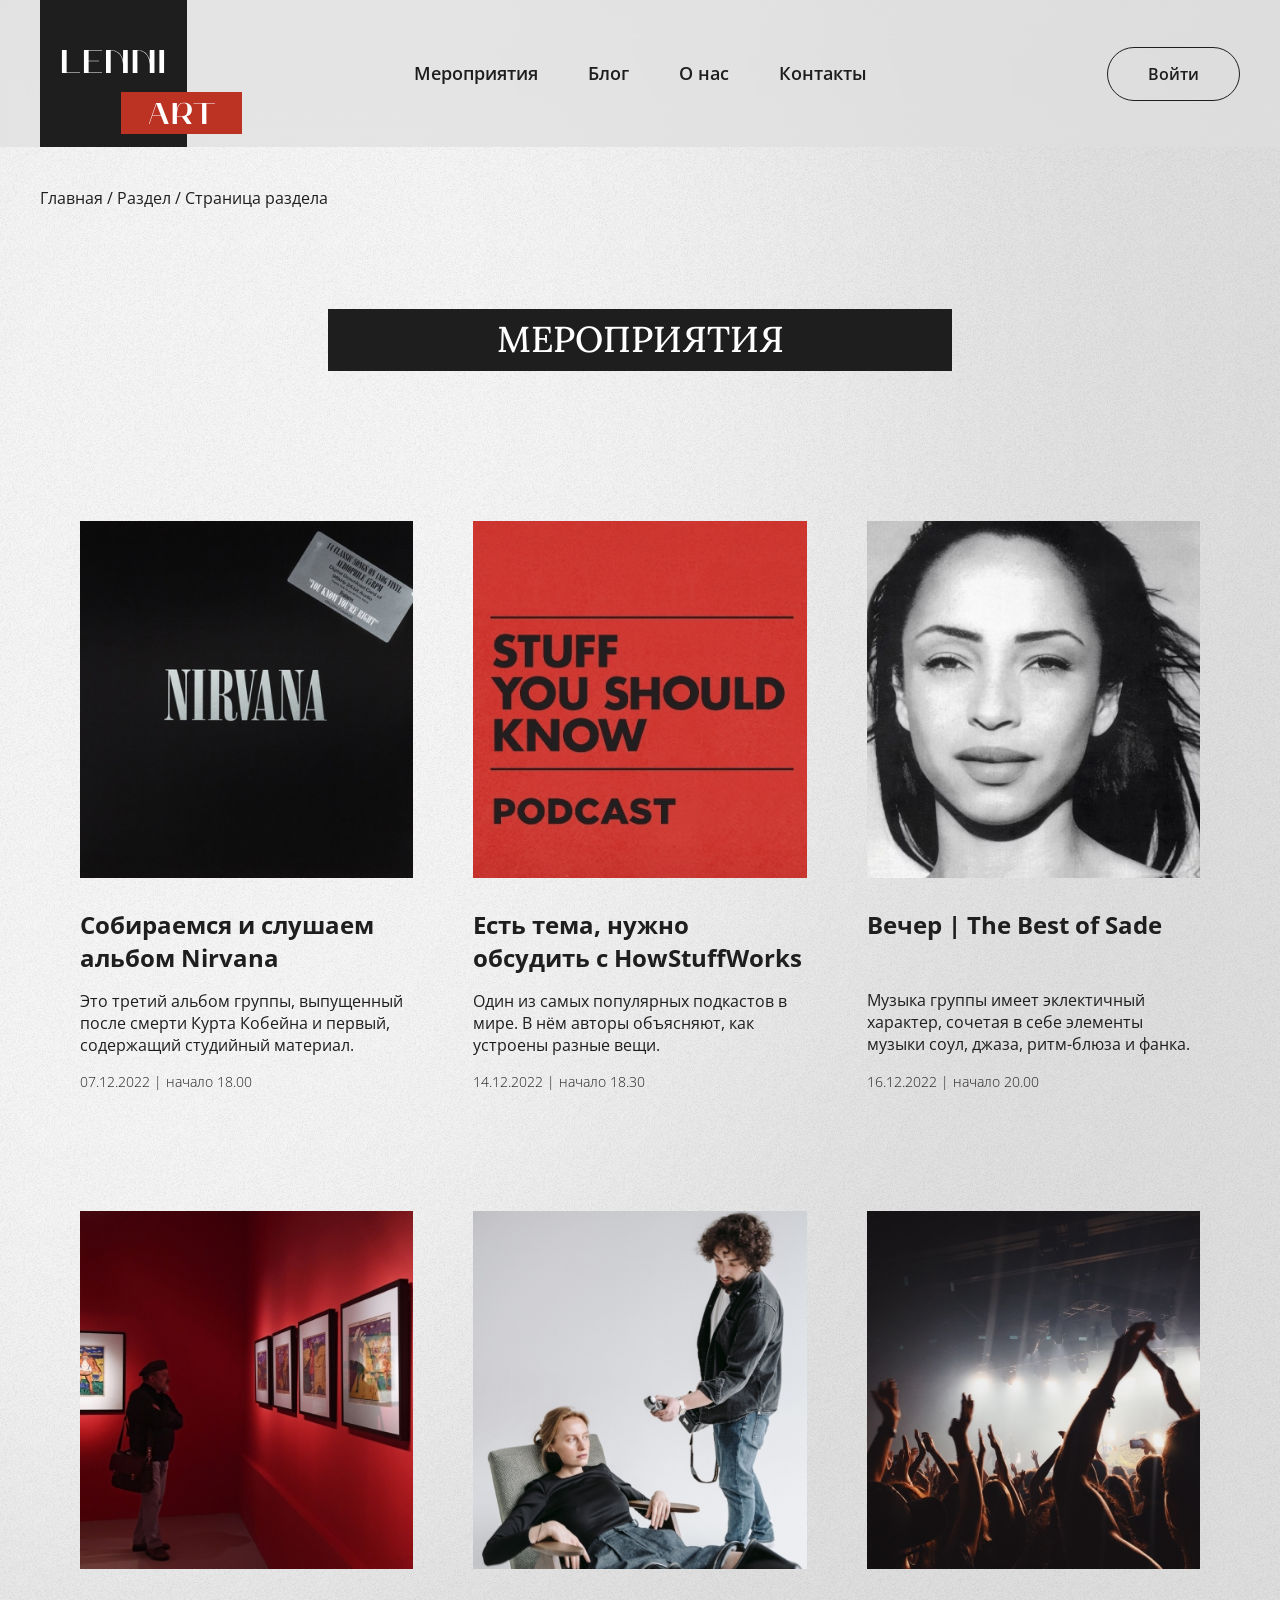
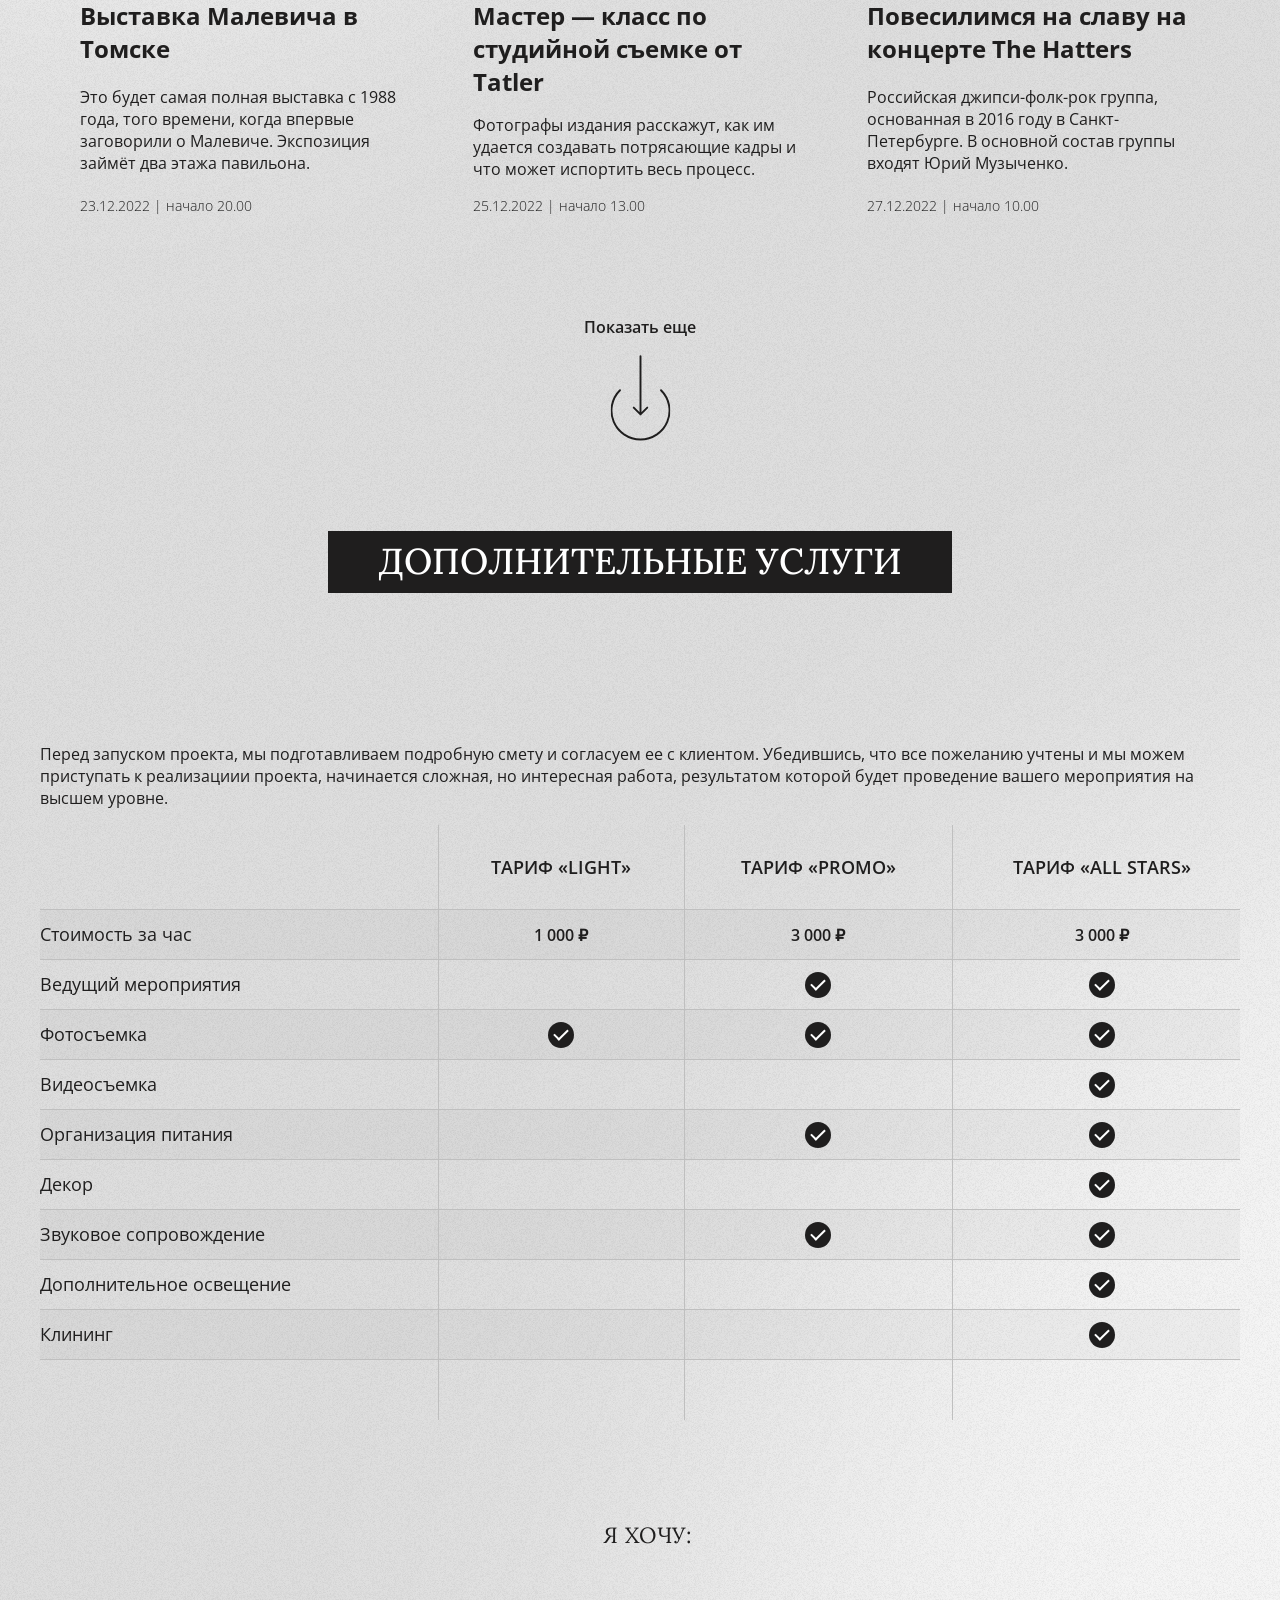
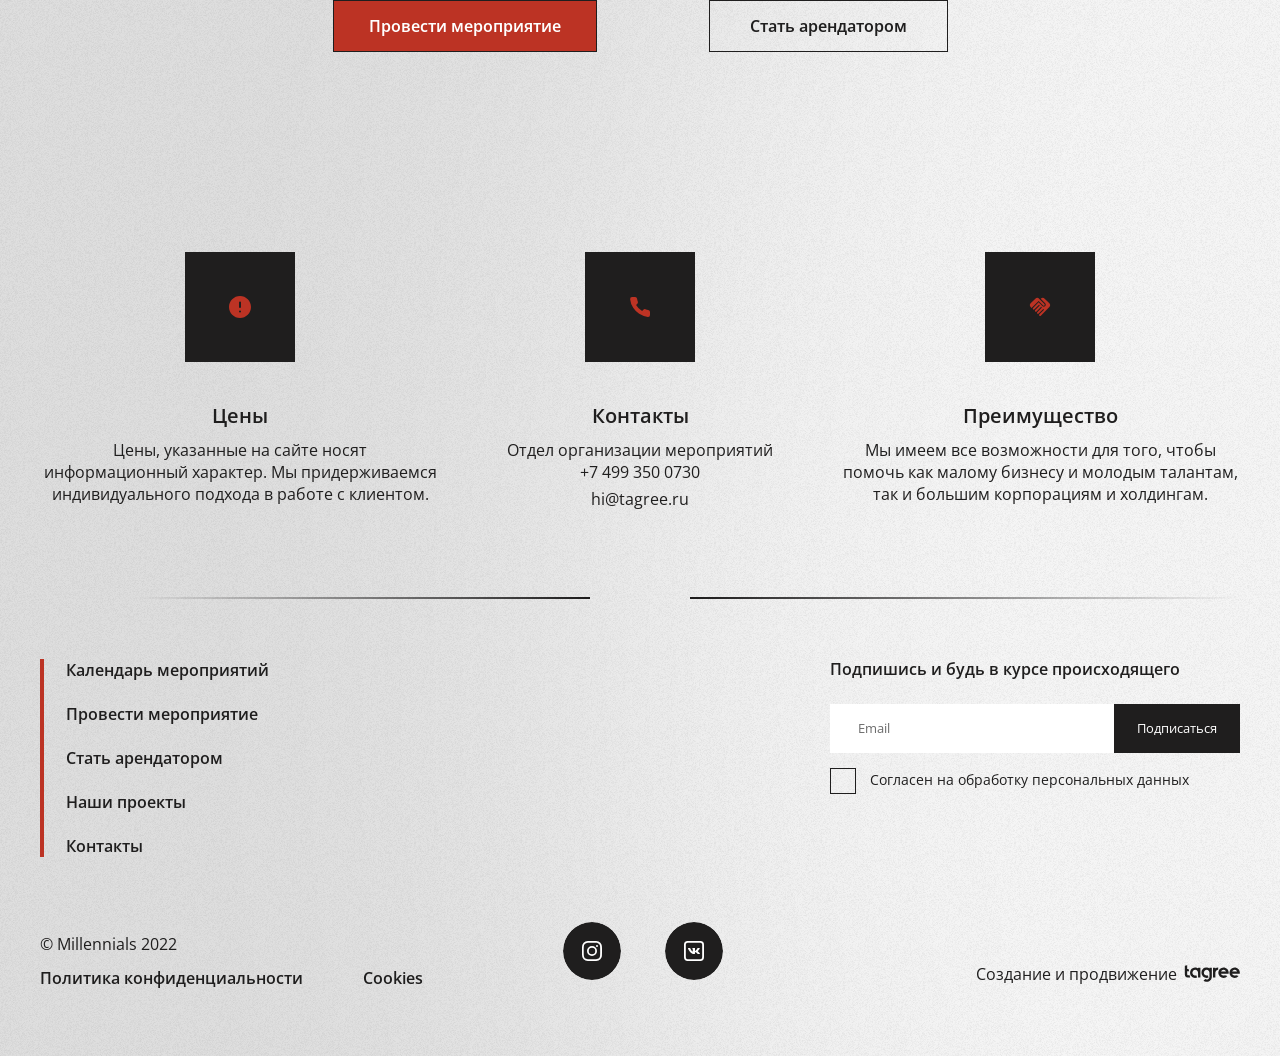
<file: events.html>
<!DOCTYPE html>
<html>

<head>
  <meta charset="utf-8">
  <meta name="viewport" content="width=device-width,initial-scale=1,minimum-scale=1,maximum-scale=1,user-scalable=no">
  <title>Lenni Art</title>
  <link rel="stylesheet" href="styles/styles.css?ver=0">
  <link rel="preconnect" href="https://fonts.googleapis.com">
  <link rel="preconnect" href="https://fonts.gstatic.com" crossorigin>
  <link href="https://fonts.googleapis.com/css2?family=Open+Sans:wght@300;400;500;600;700&display=swap" rel="stylesheet">
  <link href="https://fonts.googleapis.com/css2?family=Lora:wght@300;400;500;600;700&display=swap" rel="stylesheet">
</head>

<body>

  <header class="page-header">
    <div class="page-header__container">
      <a href="index.html" class="page-header__logo">
        <svg class="page-header__logo-img" width="202" height="147">
          <use xlink:href="assets/icons/symbols.svg#logo"></use>
        </svg>
      </a>

      <nav class="page-header__nav">
        <a href="events.html" class="page-header__nav-link">Мероприятия</a>
        <a href="index.html#blog" class="page-header__nav-link">Блог</a>
        <a href="index.html#about" class="page-header__nav-link">О нас</a>
        <a href="index.html#contacts" class="page-header__nav-link">Контакты</a>

        <div class="page-header__nav-user">
          <a href="#" class="page-header__nav-user-link">
            Александр С.
          </a>
          <a href="#" class="page-header__nav-logout">
            <svg class="page-header__nav-logout-icon" width="24" height="24">
              <use xlink:href="assets/icons/symbols.svg#door"></use>
            </svg>
          </a>
        </div>
      </nav>

      <div class="page-header__right-block">
        <a href="#" class="btn page-header__user-btn">
          Войти
          <svg class="page-header__user-icon" width="21" height="18">
            <use xlink:href="assets/icons/symbols.svg#user"></use>
          </svg>
        </a>

        <button type="button" class="page-header__nav-toggle" id="js-navToggle"></button>
      </div>
    </div>

  </header>

  <main class="main">

    <div class="breadcrumbs">
      <a href="index.html" class="breadcrumbs__link">Главная</a>
      <a href="events.html" class="breadcrumbs__link">Раздел</a>
      <a href="events.html" class="breadcrumbs__link">Страница раздела</a>
    </div>

    <div class="home">
      <div class="events__container">
        <section class="listing events__listing">
          <h2 class="listing__section-title section-title">Мероприятия</h2>

          <div class="listing__events-list">
            <!-- prettier-ignore -->
            <article class="event-card listing__event-card">
              <a href="event.html" class="event-card__link">
                <picture class="event-card__picture">
                  <img src="assets/images/events/nirvana.jpg" alt="nirvana" class="event-card__img" />
                </picture>

                <h4 class="event-card__title">Собираемся и слушаем альбом Nirvana</h4>

                <p class="event-card__description">Это третий альбом группы, выпущенный после смерти Курта Кобейна и первый, содержащий студийный материал.</p>

                <time datetime="2022-12-07T18:00" class="event-card__time">07.12.2022 | начало 18.00</time>
              </a>
            </article>
            <article class="event-card listing__event-card">
              <a href="event.html" class="event-card__link">
                <picture class="event-card__picture">
                  <img src="assets/images/events/stuff.jpg" alt="stuff" class="event-card__img" />
                </picture>

                <h4 class="event-card__title">Есть тема, нужно обсудить с HowStuffWorks</h4>

                <p class="event-card__description">Один из самых популярных подкастов в мире. В нём авторы объясняют, как устроены разные вещи.</p>

                <time datetime="2022-12-14T18:30" class="event-card__time">14.12.2022 | начало 18.30</time>
              </a>
            </article>
            <article class="event-card listing__event-card">
              <a href="event.html" class="event-card__link">
                <picture class="event-card__picture">
                  <img src="assets/images/events/sade.jpg" alt="sade" class="event-card__img" />
                </picture>

                <h4 class="event-card__title">Вечер | The Best of Sade</h4>

                <p class="event-card__description">Музыка группы имеет эклектичный характер, сочетая в себе элементы музыки соул, джаза, ритм-блюза и фанка.</p>

                <time datetime="2022-12-16T20:00" class="event-card__time">16.12.2022 | начало 20.00</time>
              </a>
            </article>
            <article class="event-card listing__event-card">
              <a href="event.html" class="event-card__link">
                <picture class="event-card__picture">
                  <img src="assets/images/events/malevich.jpg" alt="malevich" class="event-card__img" />
                </picture>

                <h4 class="event-card__title">Выставка Малевича в Томске</h4>

                <p class="event-card__description">Это будет самая полная выставка с 1988 года, того времени, когда впервые заговорили о Малевиче. Экспозиция займёт два этажа павильона.</p>

                <time datetime="2022-12-23T20:00" class="event-card__time">23.12.2022 | начало 20.00</time>
              </a>
            </article>
            <article class="event-card listing__event-card">
              <a href="event.html" class="event-card__link">
                <picture class="event-card__picture">
                  <img src="assets/images/events/tatler.jpg" alt="tatler" class="event-card__img" />
                </picture>

                <h4 class="event-card__title">Мастер — класс по студийной съемке от Tatler</h4>

                <p class="event-card__description">Фотографы издания расскажут, как им удается создавать потрясающие кадры и что может испортить весь процесс.</p>

                <time datetime="2022-12-25T13:00" class="event-card__time">25.12.2022 | начало 13.00</time>
              </a>
            </article>
            <article class="event-card listing__event-card">
              <a href="event.html" class="event-card__link">
                <picture class="event-card__picture">
                  <img src="assets/images/events/the hatters.jpg" alt="the hatters" class="event-card__img" />
                </picture>

                <h4 class="event-card__title">Повесилимся на славу на концерте The Hatters</h4>

                <p class="event-card__description">Российская джипси-фолк-рок группа, основанная в 2016 году в Санкт-Петербурге. В основной состав группы входят Юрий Музыченко.</p>

                <time datetime="2022-12-27T10:00" class="event-card__time">27.12.2022 | начало 10.00</time>
              </a>
            </article>
          </div>
        </section>

        <div class="events__show-more">
          <button type="button" class="events__show-button">
            <span class="events__show-text">Показать еще</span>
            <svg class="events__button-icon" width="91" height="60">
              <use xlink:href="assets/icons/symbols.svg#right-arrow"></use>
            </svg>
          </button>
        </div>

        <section class="events__services">
          <h2 class="section-title">Дополнительные услуги</h2>

          <p class="events__services-description">Перед запуском проекта, мы подготавливаем подробную смету и согласуем ее с клиентом. Убедившись, что все пожеланию учтены и мы можем приступать к реализациии проекта, начинается сложная, но интересная работа, результатом которой будет проведение вашего мероприятия на высшем уровне.</p>

          <table class="events__tariffs-table  table">
            <thead class="table__head">
              <tr class="table__head-tr">
                <th class="table__th"></th>
                <th class="table__th">Тариф «Light»</th>
                <th class="table__th">Тариф «Promo»</th>
                <th class="table__th">Тариф «All stars»</th>
              </tr>
            </thead>
            <tbody class="table__body">
              <tr class="table__tr">
                <th class="table__body-th">Стоимость за час</th>
                <td class="table__td">1 000 ₽</td>
                <td class="table__td">3 000 ₽</td>
                <td class="table__td">3 000 ₽</td>
              </tr>
              <tr class="table__tr">
                <th class="table__body-th">Ведущий мероприятия</th>
                <td class="table__td"></td>
                <td class="table__td">
                  <span class="table__ok"></span>
                </td>
                <td class="table__td">
                  <span class="table__ok"></span>
                </td>
              </tr>
              <tr class="table__tr">
                <th class="table__body-th">Фотосъемка</th>
                <td class="table__td">
                  <span class="table__ok"></span>
                </td>
                <td class="table__td">
                  <span class="table__ok"></span>
                </td>
                <td class="table__td">
                  <span class="table__ok"></span>
                </td>
              </tr>
              <tr class="table__tr">
                <th class="table__body-th">Видеосъемка</th>
                <td class="table__td"></td>
                <td class="table__td"></td>
                <td class="table__td">
                  <span class="table__ok"></span>
                </td>
              </tr>
              <tr class="table__tr">
                <th class="table__body-th">Организация питания</th>
                <td class="table__td"></td>
                <td class="table__td">
                  <span class="table__ok"></span>
                </td>
                <td class="table__td">
                  <span class="table__ok"></span>
                </td>
              </tr>
              <tr class="table__tr">
                <th class="table__body-th">Декор</th>
                <td class="table__td"></td>
                <td class="table__td"></td>
                <td class="table__td">
                  <span class="table__ok"></span>
                </td>
              </tr>
              <tr class="table__tr">
                <th class="table__body-th">Звуковое сопровождение</th>
                <td class="table__td"></td>
                <td class="table__td">
                  <span class="table__ok"></span>
                </td>
                <td class="table__td">
                  <span class="table__ok"></span>
                </td>
              </tr>
              <tr class="table__tr">
                <th class="table__body-th">Дополнительное освещение</th>
                <td class="table__td"></td>
                <td class="table__td"></td>
                <td class="table__td">
                  <span class="table__ok"></span>
                </td>
              </tr>

              <tr class="table__tr">
                <th class="table__body-th">Клининг</th>
                <td class="table__td"></td>
                <td class="table__td"></td>
                <td class="table__td">
                  <span class="table__ok"></span>
                </td>
              </tr>
            </tbody>

            <tfoot class="table__footer">
              <tr class="table__footer-tr">
                <th class="table__footer-th"></th>
                <th class="table__footer-th">Тариф «Light»</th>
                <th class="table__footer-th">Тариф «Promo»</th>
                <th class="table__footer-th">Тариф «All stars»</th>
              </tr>
            </tfoot>
          </table>

          <section class="offers">
            <div class="offers__container events__offers-container">
              <p class="offers__text">Я хочу:</p>
              <div class="offers__wrapper">
                <a href="#" class="button button--red offers__hold-event-button" id="js-eventOpenBtn">Провести мероприятие</a>
                <a href="#" class="offers__become-tenant-button button">Стать арендатором</a>
              </div>
            </div>
          </section>
        </section>

        <div class="events__info">
          <div class="events__info-item">
            <div class="events__info-picture">
              <svg class="events__info-picture-icon" width="24" height="24">
                <use xlink:href="assets/icons/symbols.svg#information"></use>
              </svg>
            </div>
            <h4 class="events__info-title">
              Цены
            </h4>
            <p class="events__info-description">
              Цены, указанные на сайте носят информационный характер. Мы придерживаемся индивидуального подхода в работе с клиентом.
            <p>
          </div>
          <div class="events__info-item">
            <div class="events__info-picture">
              <svg class="events__info-picture-icon" width="24" height="24">
                <use xlink:href="assets/icons/symbols.svg#contact"></use>
              </svg>
            </div>
            <h4 class="events__info-title">
              Контакты
            </h4>
            <div class="events__info-description">
              <p class="events__info-description">Отдел организации мероприятий</p>
              <a href="tel:74993500730" class="contacts-item__info">+7 499 350 0730</a>
              <a href="mailto:hi@tagree.ru" class="contacts-item__info">hi@tagree.ru</a>
            </div>
          </div>
          <div class="events__info-item">
            <div class="events__info-picture">
              <svg class="events__info-picture-icon" width="24" height="24">
                <use xlink:href="assets/icons/symbols.svg#handshake"></use>
              </svg>
            </div>
            <h4 class="events__info-title">
              Преимущество
            </h4>
            <p class="events__info-description">
              Мы имеем все возможности для того, чтобы помочь как малому бизнесу и молодым талантам, так и большим корпорациям и холдингам.
            </p>
          </div>
        </div>
      </div>
  </main>

  <footer class="page-footer">
    <div class="page-footer__container">
      <div class="page-footer__border"></div>
      <div class="page-footer__wrapper">
        <nav class="page-footer__nav">
          <a href="" class="page-footer__nav-link">Календарь мероприятий</a>
          <a href="" class="page-footer__nav-link">Провести мероприятие</a>
          <a href="" class="page-footer__nav-link">Стать арендатором</a>
          <a href="" class="page-footer__nav-link">Наши проекты</a>
          <a href="" class="page-footer__nav-link">Контакты</a>
        </nav>
        <form class="page-footer__form subscribe">
          <h4 class="subscribe__title">Подпишись и будь в курсе происходящего</h4>
          <div class="subscribe__wrapper">
            <input type="email" name="email" placeholder="Email" class="subscribe__input" required />
            <button type="submit" class="subscribe__submit">Подписаться</button>
          </div>
          <label class="subscribe__check check">
            <input type="checkbox" class="check__input" name="agree" required />
            <span class="check__mark"></span>
            <span class="check__label">
              Согласен на обработку персональных данных
            </span>
          </label>
        </form>
      </div>

      <div class="page-footer__bottom-wrapper">
        <div class="page-footer__info">
          <a href="#" class="link page-footer__confidency">Политика конфиденциальности</a>
          <a href="#" class="link page-footer__cookies">Cookies</a>
          <p class="page-footer__copyright">© Millennials 2022</p>
        </div>
        <div class="page-footer__links">
          <a href="#" class="page-footer__link">
            <svg class="page-footer__link-icon" width="58" height="58">
              <use xlink:href="assets/icons/symbols.svg#insta"></use>
            </svg>
          </a>
          <a href="#" class="page-footer__link">
            <svg class="page-footer__link-icon" width="58" height="58">
              <use xlink:href="assets/icons/symbols.svg#vk"></use>
            </svg>
          </a>
        </div>
        <div class="page-footer__signature">
          <p class="page-footer__signature-text">Создание и продвижение</p>
          <svg class="page-footer__signature-icon" width="56" height="17">
            <use xlink:href="assets/icons/symbols.svg#tagree"></use>
          </svg>
        </div>
      </div>
    </div>
  </footer>

  <div class="pp" id="js-eventPP">
    <div class="pp__container">
      <div class="pp__sticky-close">
        <button type="button" class="pp__sticky-btn js-ppCloseBtn">
          <svg class="pp__btn-icon" width="24" height="24">
            <use xlink:href="assets/icons/symbols.svg#fi_x"></use>
          </svg>
        </button>
      </div>

      <div class="pp__wrapper">


        <h3 class="pp__title">
          Заполните форму
          <br />
          и мы подберем площадку
        </h3>

        <div class="pp_form form" id="js-eventForm">
          <div class="form__list">
            <div class="form__field form__field--w50 field">
              <h6 class="field__title">
                Формат мероприятия:
              </h6>

              <div class="field__radio radio">
                <label class="radio__label">
                  <input type="radio" name="format" value="seminar" class="radio__input" />
                  <span class="radio__mark"></span>
                  <span class="radio__name">Мастер-класс/семинар</span>
                </label>

                <label class="radio__label">
                  <input type="radio" name="format" value="seminar" class="radio__input" />
                  <span class="radio__mark"></span>
                  <span class="radio__name">Концерт/выступление</span>
                </label>

                <label class="radio__label">
                  <input type="radio" name="format" value="seminar" class="radio__input" />
                  <span class="radio__mark"></span>
                  <span class="radio__name">Выставка/показ</span>
                </label>

                <label class="radio__label">
                  <input type="radio" name="format" value="seminar" class="radio__input" />
                  <span class="radio__mark"></span>
                  <span class="radio__name">Другое</span>
                </label>
              </div>
            </div>

            <div class="form__group">
              <div class="form__field field">
                <h6 class="field__title">Планируемое количество посетителей:</h6>
                <select name="amount" class="field__select">
                  <option value="20">До 20 человек</option>
                  <option value="100">От 20 до 100 человек</option>
                  <option value="500">От 100 до 500 человек</option>
                  <option value="501">Более 500 человек</option>
                </select>
              </div>
              <div class="form__field field">
                <h6 class="field__title">Дата проведения:</h6>
                <div class="field__inputs">
                  <input class="field__input field_input--w55 field__input--datetime" type="text" placeholder="ММ" />
                  <input class="field__input field_input--w55 field__input--datetime" type="text" placeholder="ДД" />
                  <input class="field__input field_input--w110 field__input--datetime" type="text" placeholder="ГГГГ" />
                </div>
              </div>
            </div>
          </div>

          <div class="form__section">
            <h6 class="field__title">Контактные данные:</h6>
            <div class="form__list">
              <label class="form__field form__field--w50 field">
                <span class="field__label">Имя:*</span>
                <input type="text" class="field__input" placeholder="Имя" name="name" required />
              </label>

              <label class="form__field form__field--w50 field">
                <span class="field__label">Фамилия:*</span>
                <input type="text" class="field__input" placeholder="Фамилия" name="last_name" required />
              </label>

              <label class="form__field form__field--w50 field">
                <span class="field__label">Телефон:*</span>
                <input type="tel" class="field__input" placeholder="+7(___)___ __ __" name="phone" required />
              </label>

              <label class="form__field form__field--w50 field">
                <span class="field__label">Почта:*</span>
                <input type="email" class="field__input" placeholder="test@yandex.ru" name="email" required />
              </label>
            </div>

            <label class="form__field form__field--mb30 field">
              <span class="field__label field__label--textarea">
                Есть пожелания? Напишите нам:
              </span>
              <textarea class="field__textarea" name="wish"></textarea>
            </label>

            <label class="form__check form__check--mb40 check">
              <input type="checkbox" class="check__input" name="agree" required />
              <span class="check__mark"></span>
              <span class="check__label">Я соглашаюсь с пользовательским соглашением и с политикой использования персональных данных</span>
            </label>

            <div class="form__btns">
              <button type="submit" class="form__btn form__btn--w50 btn">Отправить</button>
              <button type="button" class="form__btn form__btn--w50 btn js-ppCloseBtn">Закрыть</button>
            </div>
          </div>
        </div>
      </div>
    </div>
  </div>
</body>

</html>
</file>
<file: styles/styles.css>
@font-face {
  font-family: "mak";
  src: local("MAK-bold"), url("../assets/fonts/MAK-bold.woff") format("woff");
  font-weight: 700;
  font-style: normal;
}
@font-face {
  font-family: "mak";
  src: local("MAK-light"), url("../assets/fonts/MAK-light.woff") format("woff");
  font-weight: 300;
  font-style: normal;
}
*::-webkit-scrollbar {
  width: 10px;
}
*::-webkit-scrollbar-track {
  background: rgba(0, 0, 0, 0.08);
}
*::-webkit-scrollbar-thumb {
  background-color: #1F1E1E;
  border-radius: 20px;
}
html,
body {
  width: 100%;
  margin: 0;
  padding: 0;
  scroll-behavior: smooth;
}
body {
  -webkit-box-sizing: border-box;
          box-sizing: border-box;
  display: -webkit-box;
  display: -ms-flexbox;
  display: flex;
  -webkit-box-orient: vertical;
  -webkit-box-direction: normal;
      -ms-flex-direction: column;
          flex-direction: column;
  min-height: 100vh;
  background-color: rgba(222, 222, 222, 0.5);
  background-image: url(../assets/images/noise.png), url(../assets/images/bg.png);
  background-position: 0 0, 0 0;
  background-size: auto, 100% auto;
  background-repeat: repeat, repeat-y;
  color: #1f1e1e;
  font-family: "Open Sans", sans-serif;
  font-size: 16px;
  font-weight: 400;
  font-style: normal;
  line-height: 1.375;
  overflow-x: hidden;
  padding-top: 147px;
} {
  body {
    padding-top: 111px;
  }
} {
  body {
    padding-top: 70px;
  }
}
.main {
  -webkit-box-flex: 1;
      -ms-flex: 1 0 auto;
          flex: 1 0 auto;
}
.page-footer {
  -webkit-box-flex: 0;
      -ms-flex: 0 0 auto;
          flex: 0 0 auto;
}
a {
  color: #1f1e1e;
  outline: none;
}
img {
  max-width: 100%;
  height: auto;
  -o-object-fit: cover;
     object-fit: cover;
}
button {
  -webkit-box-shadow: none;
          box-shadow: none;
  outline: none;
  color: #1f1e1e;
  font-family: "Open Sans", sans-serif;
  cursor: pointer;
}
.btn {
  display: inline-block;
  -webkit-box-sizing: border-box;
          box-sizing: border-box;
  padding: 15px 40px;
}
.btn:hover {
  -webkit-box-shadow: none;
          box-shadow: none;
  outline: none;
  color: black;
  font-family: "Open Sans", sans-serif;
  cursor: pointer;
}
input,
textarea,
button,
select {
  -webkit-box-sizing: none;
          box-sizing: none;
  outline: none;
  color: #1f1e1e;
  font-family: "Open Sans", sans-serif;
}
input::-webkit-input-placeholder,
textarea::-webkit-input-placeholder {
  color: #6c6c6c;
}
input::-moz-placeholder,
textarea::-moz-placeholder {
  color: #6c6c6c;
}
input:-moz-placeholder,
textarea:-moz-placeholder {
  color: #6c6c6c;
}
input:-ms-input-placeholder,
textarea:-ms-input-placeholder {
  color: #6c6c6c;
}
input:focus::-webkit-input-placeholder,
textarea:focus::-webkit-input-placeholder {
  color: transparent;
}
input:focus::-moz-placeholder,
textarea:focus::-moz-placeholder {
  color: transparent;
}
input:focus:-moz-placeholder,
textarea:focus:-moz-placeholder {
  color: transparent;
}
input:focus:-ms-input-placeholder,
textarea:focus:-ms-input-placeholder {
  color: transparent;
}
textarea {
  resize: none;
}
/**
 * Swiper 11.1.1
 * Most modern mobile touch slider and framework with hardware accelerated transitions
 * https://swiperjs.com
 *
 * Copyright 2014-2024 Vladimir Kharlampidi
 *
 * Released under the MIT License
 *
 * Released on: April 9, 2024
 */
/* FONT_START */
@font-face {
  font-family: 'swiper-icons';
  src: url('data:application/font-woff;charset=utf-8;base64, [base64]//wADZ2x5ZgAAAywAAADMAAAD2MHtryVoZWFkAAABbAAAADAAAAA2E2+eoWhoZWEAAAGcAAAAHwAAACQC9gDzaG10eAAAAigAAAAZAAAArgJkABFsb2NhAAAC0AAAAFoAAABaFQAUGG1heHAAAAG8AAAAHwAAACAAcABAbmFtZQAAA/gAAAE5AAACXvFdBwlwb3N0AAAFNAAAAGIAAACE5s74hXjaY2BkYGAAYpf5Hu/j+W2+MnAzMYDAzaX6QjD6/4//Bxj5GA8AuRwMYGkAPywL13jaY2BkYGA88P8Agx4j+/8fQDYfA1AEBWgDAIB2BOoAeNpjYGRgYNBh4GdgYgABEMnIABJzYNADCQAACWgAsQB42mNgYfzCOIGBlYGB0YcxjYGBwR1Kf2WQZGhhYGBiYGVmgAFGBiQQkOaawtDAoMBQxXjg/wEGPcYDDA4wNUA2CCgwsAAAO4EL6gAAeNpj2M0gyAACqxgGNWBkZ2D4/wMA+xkDdgAAAHjaY2BgYGaAYBkGRgYQiAHyGMF8FgYHIM3DwMHABGQrMOgyWDLEM1T9/w8UBfEMgLzE////P/5//f/V/xv+r4eaAAeMbAxwIUYmIMHEgKYAYjUcsDAwsLKxc3BycfPw8jEQA/[base64]/uznmfPFBNODM2K7MTQ45YEAZqGP81AmGGcF3iPqOop0r1SPTaTbVkfUe4HXj97wYE+yNwWYxwWu4v1ugWHgo3S1XdZEVqWM7ET0cfnLGxWfkgR42o2PvWrDMBSFj/IHLaF0zKjRgdiVMwScNRAoWUoH78Y2icB/yIY09An6AH2Bdu/UB+yxopYshQiEvnvu0dURgDt8QeC8PDw7Fpji3fEA4z/PEJ6YOB5hKh4dj3EvXhxPqH/SKUY3rJ7srZ4FZnh1PMAtPhwP6fl2PMJMPDgeQ4rY8YT6Gzao0eAEA409DuggmTnFnOcSCiEiLMgxCiTI6Cq5DZUd3Qmp10vO0LaLTd2cjN4fOumlc7lUYbSQcZFkutRG7g6JKZKy0RmdLY680CDnEJ+UMkpFFe1RN7nxdVpXrC4aTtnaurOnYercZg2YVmLN/d/gczfEimrE/fs/bOuq29Zmn8tloORaXgZgGa78yO9/cnXm2BpaGvq25Dv9S4E9+5SIc9PqupJKhYFSSl47+Qcr1mYNAAAAeNptw0cKwkAAAMDZJA8Q7OUJvkLsPfZ6zFVERPy8qHh2YER+3i/BP83vIBLLySsoKimrqKqpa2hp6+jq6RsYGhmbmJqZSy0sraxtbO3sHRydnEMU4uR6yx7JJXveP7WrDycAAAAAAAH//wACeNpjYGRgYOABYhkgZgJCZgZNBkYGLQZtIJsFLMYAAAw3ALgAeNolizEKgDAQBCchRbC2sFER0YD6qVQiBCv/H9ezGI6Z5XBAw8CBK/m5iQQVauVbXLnOrMZv2oLdKFa8Pjuru2hJzGabmOSLzNMzvutpB3N42mNgZGBg4GKQYzBhYMxJLMlj4GBgAYow/P/PAJJhLM6sSoWKfWCAAwDAjgbRAAB42mNgYGBkAIIbCZo5IPrmUn0hGA0AO8EFTQAA');
  font-weight: 400;
  font-style: normal;
}
/* FONT_END */
:root {
  --swiper-theme-color: #007aff;
  /*
  --swiper-preloader-color: var(--swiper-theme-color);
  --swiper-wrapper-transition-timing-function: initial;
  */
}
:host {
  position: relative;
  display: block;
  margin-left: auto;
  margin-right: auto;
  z-index: 1;
}
.swiper {
  margin-left: auto;
  margin-right: auto;
  position: relative;
  overflow: hidden;
  list-style: none;
  padding: 0;
  /* Fix of Webkit flickering */
  z-index: 1;
  display: block;
}
.swiper-vertical > .swiper-wrapper {
  -webkit-box-orient: vertical;
  -webkit-box-direction: normal;
      -ms-flex-direction: column;
          flex-direction: column;
}
.swiper-wrapper {
  position: relative;
  width: 100%;
  height: 100%;
  z-index: 1;
  display: -webkit-box;
  display: -ms-flexbox;
  display: flex;
  -webkit-transition-property: -webkit-transform;
  transition-property: -webkit-transform;
  transition-property: transform;
  transition-property: transform, -webkit-transform;
  -webkit-transition-timing-function: var(--swiper-wrapper-transition-timing-function, initial);
          transition-timing-function: var(--swiper-wrapper-transition-timing-function, initial);
  -webkit-box-sizing: content-box;
          box-sizing: content-box;
}
.swiper-android .swiper-slide,
.swiper-ios .swiper-slide,
.swiper-wrapper {
  -webkit-transform: translate3d(0px, 0, 0);
          transform: translate3d(0px, 0, 0);
}
.swiper-horizontal {
  -ms-touch-action: pan-y;
      touch-action: pan-y;
}
.swiper-vertical {
  -ms-touch-action: pan-x;
      touch-action: pan-x;
}
.swiper-slide {
  -ms-flex-negative: 0;
      flex-shrink: 0;
  width: 100%;
  height: 100%;
  position: relative;
  -webkit-transition-property: -webkit-transform;
  transition-property: -webkit-transform;
  transition-property: transform;
  transition-property: transform, -webkit-transform;
  display: block;
}
.swiper-slide-invisible-blank {
  visibility: hidden;
}
/* Auto Height */
.swiper-autoheight,
.swiper-autoheight .swiper-slide {
  height: auto;
}
.swiper-autoheight .swiper-wrapper {
  -webkit-box-align: start;
      -ms-flex-align: start;
          align-items: flex-start;
  -webkit-transition-property: height, -webkit-transform;
  transition-property: height, -webkit-transform;
  transition-property: transform, height;
  transition-property: transform, height, -webkit-transform;
}
.swiper-backface-hidden .swiper-slide {
  -webkit-transform: translateZ(0);
          transform: translateZ(0);
  -webkit-backface-visibility: hidden;
          backface-visibility: hidden;
}
/* 3D Effects */
.swiper-3d.swiper-css-mode .swiper-wrapper {
  -webkit-perspective: 1200px;
          perspective: 1200px;
}
.swiper-3d .swiper-wrapper {
  -webkit-transform-style: preserve-3d;
          transform-style: preserve-3d;
}
.swiper-3d {
  -webkit-perspective: 1200px;
          perspective: 1200px;
}
.swiper-3d .swiper-slide,
.swiper-3d .swiper-cube-shadow {
  -webkit-transform-style: preserve-3d;
          transform-style: preserve-3d;
}
/* CSS Mode */
.swiper-css-mode > .swiper-wrapper {
  overflow: auto;
  scrollbar-width: none;
  /* For Firefox */
  -ms-overflow-style: none;
  /* For Internet Explorer and Edge */
}
.swiper-css-mode > .swiper-wrapper::-webkit-scrollbar {
  display: none;
}
.swiper-css-mode > .swiper-wrapper > .swiper-slide {
  scroll-snap-align: start start;
}
.swiper-css-mode.swiper-horizontal > .swiper-wrapper {
  -ms-scroll-snap-type: x mandatory;
      scroll-snap-type: x mandatory;
}
.swiper-css-mode.swiper-vertical > .swiper-wrapper {
  -ms-scroll-snap-type: y mandatory;
      scroll-snap-type: y mandatory;
}
.swiper-css-mode.swiper-free-mode > .swiper-wrapper {
  -ms-scroll-snap-type: none;
      scroll-snap-type: none;
}
.swiper-css-mode.swiper-free-mode > .swiper-wrapper > .swiper-slide {
  scroll-snap-align: none;
}
.swiper-css-mode.swiper-centered > .swiper-wrapper::before {
  content: '';
  -ms-flex-negative: 0;
      flex-shrink: 0;
  -webkit-box-ordinal-group: 10000;
      -ms-flex-order: 9999;
          order: 9999;
}
.swiper-css-mode.swiper-centered > .swiper-wrapper > .swiper-slide {
  scroll-snap-align: center center;
  scroll-snap-stop: always;
}
.swiper-css-mode.swiper-centered.swiper-horizontal > .swiper-wrapper > .swiper-slide:first-child {
  -webkit-margin-start: var(--swiper-centered-offset-before);
          margin-inline-start: var(--swiper-centered-offset-before);
}
.swiper-css-mode.swiper-centered.swiper-horizontal > .swiper-wrapper::before {
  height: 100%;
  min-height: 1px;
  width: var(--swiper-centered-offset-after);
}
.swiper-css-mode.swiper-centered.swiper-vertical > .swiper-wrapper > .swiper-slide:first-child {
  -webkit-margin-before: var(--swiper-centered-offset-before);
          margin-block-start: var(--swiper-centered-offset-before);
}
.swiper-css-mode.swiper-centered.swiper-vertical > .swiper-wrapper::before {
  width: 100%;
  min-width: 1px;
  height: var(--swiper-centered-offset-after);
}
/* Slide styles start */
/* 3D Shadows */
.swiper-3d .swiper-slide-shadow,
.swiper-3d .swiper-slide-shadow-left,
.swiper-3d .swiper-slide-shadow-right,
.swiper-3d .swiper-slide-shadow-top,
.swiper-3d .swiper-slide-shadow-bottom,
.swiper-3d .swiper-slide-shadow,
.swiper-3d .swiper-slide-shadow-left,
.swiper-3d .swiper-slide-shadow-right,
.swiper-3d .swiper-slide-shadow-top,
.swiper-3d .swiper-slide-shadow-bottom {
  position: absolute;
  left: 0;
  top: 0;
  width: 100%;
  height: 100%;
  pointer-events: none;
  z-index: 10;
}
.swiper-3d .swiper-slide-shadow {
  background: rgba(0, 0, 0, 0.15);
}
.swiper-3d .swiper-slide-shadow-left {
  background-image: -webkit-gradient(linear, right top, left top, from(rgba(0, 0, 0, 0.5)), to(rgba(0, 0, 0, 0)));
  background-image: linear-gradient(to left, rgba(0, 0, 0, 0.5), rgba(0, 0, 0, 0));
}
.swiper-3d .swiper-slide-shadow-right {
  background-image: -webkit-gradient(linear, left top, right top, from(rgba(0, 0, 0, 0.5)), to(rgba(0, 0, 0, 0)));
  background-image: linear-gradient(to right, rgba(0, 0, 0, 0.5), rgba(0, 0, 0, 0));
}
.swiper-3d .swiper-slide-shadow-top {
  background-image: -webkit-gradient(linear, left bottom, left top, from(rgba(0, 0, 0, 0.5)), to(rgba(0, 0, 0, 0)));
  background-image: linear-gradient(to top, rgba(0, 0, 0, 0.5), rgba(0, 0, 0, 0));
}
.swiper-3d .swiper-slide-shadow-bottom {
  background-image: -webkit-gradient(linear, left top, left bottom, from(rgba(0, 0, 0, 0.5)), to(rgba(0, 0, 0, 0)));
  background-image: linear-gradient(to bottom, rgba(0, 0, 0, 0.5), rgba(0, 0, 0, 0));
}
.swiper-lazy-preloader {
  width: 42px;
  height: 42px;
  position: absolute;
  left: 50%;
  top: 50%;
  margin-left: -21px;
  margin-top: -21px;
  z-index: 10;
  -webkit-transform-origin: 50%;
      -ms-transform-origin: 50%;
          transform-origin: 50%;
  -webkit-box-sizing: border-box;
          box-sizing: border-box;
  border: 4px solid var(--swiper-preloader-color, var(--swiper-theme-color));
  border-radius: 50%;
  border-top-color: transparent;
}
.swiper:not(.swiper-watch-progress) .swiper-lazy-preloader,
.swiper-watch-progress .swiper-slide-visible .swiper-lazy-preloader {
  -webkit-animation: swiper-preloader-spin 1s infinite linear;
          animation: swiper-preloader-spin 1s infinite linear;
}
.swiper-lazy-preloader-white {
  --swiper-preloader-color: #fff;
}
.swiper-lazy-preloader-black {
  --swiper-preloader-color: #000;
}
@-webkit-keyframes swiper-preloader-spin {
  0% {
    -webkit-transform: rotate(0deg);
            transform: rotate(0deg);
  }
  100% {
    -webkit-transform: rotate(360deg);
            transform: rotate(360deg);
  }
}
@keyframes swiper-preloader-spin {
  0% {
    -webkit-transform: rotate(0deg);
            transform: rotate(0deg);
  }
  100% {
    -webkit-transform: rotate(360deg);
            transform: rotate(360deg);
  }
}
/* Slide styles end */
.swiper-footer {
  display: -webkit-box;
  display: -ms-flexbox;
  display: flex;
  -webkit-box-pack: justify;
      -ms-flex-pack: justify;
          justify-content: space-between;
  -webkit-box-align: center;
      -ms-flex-align: center;
          align-items: center;
  width: 530px;
  max-width: 100%;
  margin: 70px auto 0;
} {
  .swiper-footer {
    width: 300px;
  }
} {
  .swiper-footer {
    margin: 60px auto 0;
  }
}
.swiper-pagination-bullets.swiper-pagination-horizontal {
  position: relative;
  display: -webkit-box;
  display: -ms-flexbox;
  display: flex;
  -ms-flex-wrap: wrap;
      flex-wrap: wrap;
  -webkit-box-pack: center;
      -ms-flex-pack: center;
          justify-content: center;
  -webkit-box-align: center;
      -ms-flex-align: center;
          align-items: center;
  bottom: auto;
  left: auto;
  width: auto;
  margin: 0 auto;
  padding: 0 15px;
}
.swiper-pagination-bullet {
  width: 15px;
  height: 2px;
  border-top: 5px solid transparent;
  border-bottom: 5px solid transparent;
  border-radius: 2px;
  background-color: #bfbfbf;
  background-clip: padding-box;
  opacity: 1;
}
.swiper-pagination-bullet.swiper-pagination-bullet-active {
  background-color: #1f1e1e;
  background-clip: padding-box;
}
.swiper-pagination-horizontal.swiper-pagination-bullets .swiper-pagination-bullet {
  margin: 2px 3px;
}
.swiper-slide {
  height: auto;
  display: -webkit-box;
  display: -ms-flexbox;
  display: flex;
}
.swiper--3s {
  width: 100%;
}
.swiper--3s .swiper-slide {
  -webkit-box-sizing: border-box;
          box-sizing: border-box;
  width: calc(33.3333% + 20px);
  min-width: 340px;
  padding-right: 60px;
} {
  .swiper--3s .swiper-slide {
    width: calc(33.3333% + 13.3333px);
    min-width: 320px;
    padding-right: 40px;
  }
} {
  .swiper--3s .swiper-slide {
    width: calc(33.3333% + 10px);
    min-width: 310px;
    padding-right: 30px;
  }
} {
  .swiper--3s .swiper-slide {
    width: calc(33.3333% + 6.6666px);
    min-width: 300px;
    padding-right: 20px;
  }
}
.swiper--3s .swiper-slide:last-child {
  width: calc(33.3333% - 40px);
  min-width: 280px;
  padding-right: 0;
} {
  .swiper--3s .swiper-slide:last-child {
    width: calc(33.3333% - 26.6666px);
  }
} {
  .swiper--3s .swiper-slide:last-child {
    width: calc(33.3333% - 20px);
  }
} {
  .swiper--3s .swiper-slide:last-child {
    width: calc(33.3333% - 13.3333px);
  }
}
.swiper--3s .swiper-slide > * {
  width: 100%;
}
.swiper--3s .swiper-slide .event-card__link {
  cursor: pointer;
  cursor: -webkit-grab;
  cursor: grab;
}
.swiper--3s .swiper-slide .event-card__link__active {
  cursor: pointer;
  cursor: -webkit-grabbing;
  cursor: grabbing;
}
.swiper--3s .swiper-slide .event-card__title {
  cursor: pointer;
}
.button {
  display: -webkit-inline-box;
  display: -ms-inline-flexbox;
  display: inline-flex;
  -webkit-box-sizing: border-box;
          box-sizing: border-box;
  padding: 15px 40px;
  border: 1px solid #1f1e1e;
  background-color: transparent;
  outline: none;
  color: #1f1e1e;
  font-weight: 620;
  font-size: 16px;
  line-height: 20px;
  text-align: center;
  text-decoration: none;
  -webkit-transition: color 0.2s, background-color 0.2s, border-color 0.2s;
  transition: color 0.2s, background-color 0.2s, border-color 0.2s;
  overflow: hidden;
  cursor: pointer;
}
.button:active {
  background-color: #1f1e1e;
  color: #ffffff;
}
.radio {
  display: -webkit-box;
  display: -ms-flexbox;
  display: flex;
  -webkit-box-orient: vertical;
  -webkit-box-direction: normal;
      -ms-flex-direction: column;
          flex-direction: column;
}
.radio__label {
  display: block;
  margin-bottom: 9px;
  -webkit-box-sizing: border-box;
          box-sizing: border-box;
  padding-left: 23px;
  position: relative;
  cursor: pointer;
}
.radio__label:last-child {
  margin-bottom: 0;
}
.radio__input {
  position: absolute !important;
  width: 0 !important;
  height: 0 !important;
  margin: 0 !important;
  padding: 0 !important;
  border: 0 !important;
  visibility: hidden !important;
  pointer-events: none !important;
}
.radio__input:checked ~ .radio__mark {
  background-color: #1f1e1e;
}
.radio__mark {
  -webkit-box-sizing: border-box;
          box-sizing: border-box;
  position: absolute;
  left: 0;
  top: 0;
  width: 23px;
  height: 23px;
  border-radius: 50%;
  border: 2px solid #1f1e1e;
  padding: 3px;
  background-clip: content-box;
  background-color: transparent;
  -webkit-transition: background-color 0.2s;
  transition: background-color 0.2s;
}
.radio__name {
  display: block;
  margin-left: 23px;
  font-size: 16px;
  font-family: "Open Sans", sans-serif;
  font-weight: 400;
  font-size: 18px;
  line-height: 22px;
}
.check {
  -webkit-box-sizing: border-box;
          box-sizing: border-box;
  position: relative;
  padding-left: 40px;
  display: block;
}
.check--red {
  color: #bc3324;
}
.check--red .check__mark {
  border-color: #bc3324;
}
.check--red .check__input:checked ~ .check__mark {
  background-color: #bc3324;
}
.check--disabled {
  pointer-events: none;
  opacity: 0.5;
}
.check__input {
  position: absolute !important;
  width: 0 !important;
  height: 0 !important;
  margin: 0 !important;
  padding: 0 !important;
  border: 0 !important;
  visibility: hidden !important;
  pointer-events: none !important;
}
.check__input:checked ~ .check__mark {
  background-color: #1f1e1e;
}
.check__input:checked ~ .check__mark::after {
  content: '';
  display: block;
  position: absolute;
  top: 5px;
  left: 9px;
  width: 6px;
  height: 12px;
  -webkit-box-sizing: border-box;
          box-sizing: border-box;
  border-bottom: 2px solid #ffffff;
  border-right: 2px solid #ffffff;
  -webkit-transform: rotate(45deg);
      -ms-transform: rotate(45deg);
          transform: rotate(45deg);
}
.check__mark {
  position: absolute;
  top: 0;
  left: 0;
  width: 24px;
  height: 24px;
  border: 1px solid #1f1e1e;
  background-color: transparent;
  -webkit-transition: background-color 0.2s;
  transition: background-color 0.2s;
}
.check__label {
  font-size: 14px;
  color: #1f1e1e;
}
.link {
  display: -webkit-box;
  display: -ms-flexbox;
  display: flex;
  -webkit-box-pack: justify;
      -ms-flex-pack: justify;
          justify-content: space-between;
  -webkit-box-align: center;
      -ms-flex-align: center;
          align-items: center;
  text-decoration: none;
  height: 0;
  font-style: 16px;
  font-weight: 600;
  color: #1f1e1e;
  -webkit-transition: color 0.2s;
  transition: color 0.2s;
}
.link:active {
  color: #bc3324;
}
.link__icon {
  margin-left: 20px;
}
.breadcrumbs {
  -webkit-box-sizing: border-box;
          box-sizing: border-box;
  width: 100%;
  max-width: 1414px;
  margin-left: auto;
  margin-right: auto;
  padding-left: 40px;
  padding-right: 40px;
  margin-top: 40px;
} {
  .breadcrumbs {
    padding-left: 30px;
    padding-right: 30px;
  }
} {
  .breadcrumbs {
    padding-left: 20px;
    padding-right: 20px;
  }
} {
  .breadcrumbs {
    display: none;
  }
}
.breadcrumbs__link {
  display: inline;
  margin-right: 10px;
  color: #1f1e1e;
  font-size: 16px;
  line-height: 22px;
  text-decoration: none;
  -webkit-transition: color 0.2s;
  transition: color 0.2s;
}
.breadcrumbs__link::after {
  content: '/';
  position: relative;
  display: inline-block;
  left: 4px;
  width: 0;
  color: #1f1e1e;
  pointer-events: none;
}
.breadcrumbs__link:hover {
  color: #bc3324;
}
.breadcrumbs__link:last-child {
  margin-right: 0;
}
.breadcrumbs__link:last-child::after {
  display: none;
}
.event-card {
  -webkit-box-sizing: border-box;
          box-sizing: border-box;
}
.event-card__link {
  text-decoration: none;
  display: -webkit-box;
  display: -ms-flexbox;
  display: flex;
  -webkit-box-orient: vertical;
  -webkit-box-direction: normal;
      -ms-flex-direction: column;
          flex-direction: column;
  height: 100%;
}
.event-card__link:hover .event-card__title {
  color: #a51505;
  text-decoration-color: #a51505;
}
.event-card__picture {
  position: relative;
  display: block;
  margin-bottom: 25px;
}
.event-card__picture-img {
  /* position: absolute; */
  top: 0;
  left: 0;
  width: 100%;
  height: 100%;
  -o-object-fit: cover;
     object-fit: cover;
}
.event-card__title {
  margin: 0 0 auto;
  min-height: 64px;
  text-decoration: underline;
  text-decoration-color: transparent;
  color: #1F1E1E;
  font-family: 'Open Sans';
  font-size: 24px;
  font-style: normal;
  font-weight: 700;
  line-height: normal;
  -webkit-transition: color 0.2s, text-decoration-color 0.2s;
  transition: color 0.2s, text-decoration-color 0.2s;
} {
  .event-card__title {
    margin: 0 0 10px;
  }
} {
  .event-card__title {
    min-height: 54px;
    font-size: 20px;
    line-height: 27px;
  }
} {
  .event-card__title {
    min-height: 44px;
    font-size: 16px;
    line-height: 22px;
  }
}
.event-card__text {
  margin: 15px 0;
  font-size: 16px;
  font-weight: 400;
  line-height: normal;
  color: #1e1e1e;
} {
  .event-card__text {
    font-size: 14px;
    line-height: 19px;
  }
}
.event-card__time {
  margin-top: auto;
  display: block;
  font-size: 14px;
  font-weight: 300;
  font-style: normal;
  color: #1e1e1e;
}
.event {
  padding: 40px 0 150px;
}
.event__container {
  -webkit-box-sizing: border-box;
          box-sizing: border-box;
  width: 100%;
  max-width: 1414px;
  margin-left: auto;
  margin-right: auto;
  padding-left: 40px;
  padding-right: 40px;
} {
  .event__container {
    padding-left: 30px;
    padding-right: 30px;
  }
} {
  .event__container {
    padding-left: 20px;
    padding-right: 20px;
  }
}
.event__header {
  -webkit-box-sizing: border-box;
          box-sizing: border-box;
  width: 100%;
  max-width: 1414px;
  margin-left: auto;
  margin-right: auto;
  padding-left: 40px;
  padding-right: 40px;
  margin-bottom: 80px;
} {
  .event__header {
    padding-left: 30px;
    padding-right: 30px;
  }
} {
  .event__header {
    padding-left: 20px;
    padding-right: 20px;
  }
}
.event__about {
  display: -webkit-box;
  display: -ms-flexbox;
  display: flex;
  -webkit-box-pack: center;
      -ms-flex-pack: center;
          justify-content: center;
  -webkit-box-align: center;
      -ms-flex-align: center;
          align-items: center;
} {
  .event__about {
    -ms-flex-wrap: wrap;
        flex-wrap: wrap;
  }
}
.event__info {
  -ms-flex-negative: 0;
      flex-shrink: 0;
  -webkit-box-sizing: border-box;
          box-sizing: border-box;
  position: relative;
  display: -webkit-box;
  display: -ms-flexbox;
  display: flex;
  -webkit-box-orient: vertical;
  -webkit-box-direction: normal;
      -ms-flex-direction: column;
          flex-direction: column;
  -webkit-box-align: end;
      -ms-flex-align: end;
          align-items: flex-end;
  padding: 13px 0;
  font-family: "mak", serif;
  font-weight: 300;
  text-align: right;
  text-transform: uppercase;
}
.event__info::before,
.event__info::after {
  content: '';
  position: absolute;
  left: 0;
  display: block;
  width: 140px;
  max-width: 100%;
  height: 1px;
  background-image: -webkit-gradient(linear, right top, left top, from(#1C1B1B), color-stop(82.86%, rgba(255, 255, 255, 0)));
  background-image: linear-gradient(270deg, #1C1B1B 0%, rgba(255, 255, 255, 0) 82.86%);
}
.event__info::before {
  top: 0;
}
.event__info::after {
  bottom: 0;
}
.event__info:last-child {
  -webkit-box-align: start;
      -ms-flex-align: start;
          align-items: flex-start;
  text-align: left;
}
.event__info:last-child::before,
.event__info:last-child::after {
  background-image: -webkit-gradient(linear, left top, right top, from(#1C1B1B), color-stop(82.86%, rgba(255, 255, 255, 0)));
  background-image: linear-gradient(90deg, #1C1B1B 0%, rgba(255, 255, 255, 0) 82.86%);
}
.event__time {
  font-size: 30px;
  font-style: normal;
  font-weight: 300;
  line-height: 36px;
}
.event__time[datetime]::after {
  content: attr(data-caption);
  margin-left: 10px;
  font-weight: 700;
  font-size: 16px;
  line-height: 19px;
}
.event__info-text {
  font-size: 16px;
  line-height: 19px;
  font-weight: 700;
}
.event__picture {
  display: block;
  width: 497px;
  margin: 0 50px;
}
.event__image {
  display: block;
  width: 100%;
}
.event__content {
  max-width: 830px;
  margin-bottom: 80px;
}
.event__program-content {
  display: -webkit-box;
  display: -ms-flexbox;
  display: flex;
  -webkit-box-orient: horizontal;
  -webkit-box-direction: normal;
      -ms-flex-direction: row;
          flex-direction: row;
  -webkit-box-align: center;
      -ms-flex-align: center;
          align-items: center;
  -webkit-column-gap: 10px;
     -moz-column-gap: 10px;
          column-gap: 10px;
  margin-bottom: 75px;
}
.event__program-img {
  width: 4px;
  height: 228px;
  color: #bc3324;
}
.event__program-text {
  font-weight: 400;
  line-height: 32px;
  height: 100%;
  margin: 0;
}
.event__name {
  margin-bottom: 15px;
}
.event__description-wrapper {
  width: 868px;
  height: 132px;
  margin-bottom: 40px;
}
.event__description {
  font-family: "Open Sans", sans-serif;
  font-size: 16px;
  font-style: normal;
  font-weight: 400;
  line-height: normal;
  padding: 0 20px 0 0;
  margin: 0 0 20px;
}
.event__content-list {
  padding: 0;
  -webkit-padding-start: 0;
          padding-inline-start: 0;
  margin-left: 20px;
}
.event__content-item {
  margin-bottom: 10px;
  padding-left: 4px;
}
.events {
  padding-top: 147px;
}
.events__section-title {
  -ms-flex-item-align: center;
      align-self: center;
}
.events__offers-container {
  margin-bottom: 0;
}
.events__container {
  -webkit-box-sizing: border-box;
          box-sizing: border-box;
  width: 100%;
  max-width: 1414px;
  margin-left: auto;
  margin-right: auto;
  padding-left: 40px;
  padding-right: 40px;
  -webkit-box-orient: vertical;
  -webkit-box-direction: normal;
      -ms-flex-direction: column;
          flex-direction: column;
  position: relative;
  display: -webkit-box;
  display: -ms-flexbox;
  display: flex;
  -webkit-box-align: center;
      -ms-flex-align: center;
          align-items: center;
  -webkit-box-pack: justify;
      -ms-flex-pack: justify;
          justify-content: space-between;
  margin: 0 auto;
} {
  .events__container {
    padding-left: 30px;
    padding-right: 30px;
  }
} {
  .events__container {
    padding-left: 20px;
    padding-right: 20px;
  }
}
.events__services {
  margin: 0;
  font-size: 16px;
  font-weight: 400;
}
.events__show-more {
  margin-bottom: 100px;
  margin-top: 30px;
  display: -webkit-box;
  display: -ms-flexbox;
  display: flex;
  -webkit-box-orient: vertical;
  -webkit-box-direction: normal;
      -ms-flex-direction: column;
          flex-direction: column;
  -webkit-box-pack: center;
      -ms-flex-pack: center;
          justify-content: center;
  -webkit-box-align: center;
      -ms-flex-align: center;
          align-items: center;
}
.events__show-text {
  text-align: center;
  font-family: "Open Sans", sans-serif;
  font-size: 16px;
  font-style: normal;
  font-weight: 600;
  line-height: normal;
}
.events__show-button {
  margin: 70px 7px 0 7px;
  border: none;
  background-color: transparent;
  color: #1f1e1e;
  -webkit-transition: color 0.2s;
  transition: color 0.2s;
  max-width: 128px;
  max-height: 132px;
}
.events__show-button:active {
  color: #bc3324;
}
.events__button-icon {
  margin-top: 28px;
  background-color: transparent;
  -webkit-transform: rotate(90deg);
      -ms-transform: rotate(90deg);
          transform: rotate(90deg);
}
.events__info {
  display: grid;
  grid-template-columns: repeat(3, 1fr);
  -webkit-box-pack: center;
      -ms-flex-pack: center;
          justify-content: center;
}
.events__info-item {
  display: -webkit-box;
  display: -ms-flexbox;
  display: flex;
  -webkit-box-orient: vertical;
  -webkit-box-direction: normal;
      -ms-flex-direction: column;
          flex-direction: column;
  -webkit-box-align: center;
      -ms-flex-align: center;
          align-items: center;
  margin-bottom: 0;
}
.events__info-picture {
  display: -webkit-box;
  display: -ms-flexbox;
  display: flex;
  -webkit-box-pack: center;
      -ms-flex-pack: center;
          justify-content: center;
  -webkit-box-align: center;
      -ms-flex-align: center;
          align-items: center;
  width: 110px;
  height: 110px;
  background-color: #1f1e1e;
  color: #bc3324;
}
.events__info-picture-icon {
  width: 24px;
  height: 24px;
}
.events__info-title {
  margin-top: 40px;
  margin-bottom: 10px;
  text-align: center;
  font-family: "Open Sans", sans-serif;
  font-size: 20px;
  font-style: normal;
  font-weight: 600;
  line-height: normal;
}
.events__info-description {
  padding: 0;
  margin: 0;
  max-width: 401px;
  max-height: 66px;
  text-align: center;
}
.table {
  width: 100%;
  border-collapse: collapse;
  color: #1f1e1e;
  text-align: center;
} {
  .table {
    display: block;
  }
} {
  .table__head,
  .table__body,
  .table__footer {
    display: block;
    margin: 0 -20px;
  }
} {
  .table__head-tr {
    display: -webkit-box;
    display: -ms-flexbox;
    display: flex;
  }
} {
  .table__tr {
    display: -webkit-box;
    display: -ms-flexbox;
    display: flex;
    -ms-flex-wrap: wrap;
        flex-wrap: wrap;
  }
}
.table__tr:nth-child(2n-1) {
  background-color: rgba(31, 30, 30, 0.03);
} {
  .table__tr:nth-child(2n-1) {
    background-color: transparent;
  }
}
.table__th {
  height: 85px;
  font-weight: 600;
  font-size: 18px;
  line-height: 1.35;
} {
  .table__th {
    font-size: 14px;
  }
}
.table__footer-th {
  height: 60px;
  font-size: 0;
} {
  .table__footer-th {
    color: #6c6c6c;
    font-size: 14px;
    font-weight: 300;
    line-height: 1.35;
  }
}
.table__th,
.table__footer-th {
  -webkit-box-sizing: border-box;
          box-sizing: border-box;
  padding: 10px;
  border-right: 1px solid #bfbfbf;
  text-transform: uppercase;
} {
  .table__th,
  .table__footer-th {
    display: -webkit-box;
    display: -ms-flexbox;
    display: flex;
    -webkit-box-align: center;
        -ms-flex-align: center;
            align-items: center;
    -webkit-box-pack: center;
        -ms-flex-pack: center;
            justify-content: center;
    height: auto;
    width: 33.3333%;
    padding-top: 23px;
    padding-bottom: 22px;
  }
}
.table__th:first-child,
.table__footer-th:first-child {
  padding-left: 0;
} {
  .table__th:first-child,
  .table__footer-th:first-child {
    display: none;
  }
}
.table__th:last-child,
.table__footer-th:last-child {
  border-right: none;
  padding-right: 0;
} {
  .table__th:nth-child(2),
  .table__footer-th:nth-child(2) {
    padding-left: 10px;
  }
} {
  .table__th:nth-child(2n-1),
  .table__footer-th:nth-child(2n-1) {
    background-color: rgba(31, 30, 30, 0.03);
  }
}
.table__body-th {
  -webkit-box-sizing: border-box;
          box-sizing: border-box;
  height: 50px;
  padding: 10px 10px 10px 0;
  border-top: 1px solid #bfbfbf;
  border-bottom: 1px solid #bfbfbf;
  font-weight: 400;
  font-size: 18px;
  line-height: 25px;
  text-align: left;
} {
  .table__body-th {
    display: block;
    height: auto;
    min-height: 50px;
    width: 100%;
    padding: 15px 10px;
    font-weight: 600;
    text-align: center;
    background-color: rgba(31, 30, 30, 0.03);
  }
}
.table__td {
  -webkit-box-sizing: border-box;
          box-sizing: border-box;
  height: 50px;
  padding: 10px;
  border: 1px solid #bfbfbf;
  font-weight: 600;
  font-size: 16px;
  line-height: 22px;
} {
  .table__td {
    display: -webkit-box;
    display: -ms-flexbox;
    display: flex;
    -webkit-box-align: center;
        -ms-flex-align: center;
            align-items: center;
    -webkit-box-pack: center;
        -ms-flex-pack: center;
            justify-content: center;
    width: 33.3333%;
    height: auto;
    min-height: 50px;
    border: none;
    border-right: 1px solid #bfbfbf;
  }
}
.table__td:last-child {
  border-right: none;
  padding-right: 0;
} {
  .table__td:last-child {
    padding-right: 10px;
  }
} {
  .table__td:last-child(2n-1) {
    background-color: rgba(31, 30, 30, 0.03);
  }
} {
  .table__footer-tr {
    display: -webkit-box;
    display: -ms-flexbox;
    display: flex;
    border-top: 1px solid #bfbfbf;
  }
}
.table__ok {
  display: block;
  position: relative;
  width: 26px;
  height: 26px;
  margin: auto;
  border-radius: 50%;
  background-color: #1f1e1e;
}
.table__ok::after {
  content: "";
  -webkit-box-sizing: border-box;
          box-sizing: border-box;
  display: block;
  position: absolute;
  top: 4px;
  left: 9px;
  width: 8px;
  height: 14px;
  border-right: 2px solid #ffffff;
  border-bottom: 2px solid #ffffff;
  -webkit-transform: rotate(45deg);
      -ms-transform: rotate(45deg);
          transform: rotate(45deg);
}
.home {
  padding-top: 100px;
}
.home__listing {
  margin-bottom: 95px;
}
.offers {
  margin-top: 100px;
}
.offers__container {
  -webkit-box-sizing: border-box;
          box-sizing: border-box;
  width: 100%;
  max-width: 1414px;
  margin-left: auto;
  margin-right: auto;
  padding-left: 40px;
  padding-right: 40px;
  margin-bottom: 200px;
} {
  .offers__container {
    padding-left: 30px;
    padding-right: 30px;
  }
} {
  .offers__container {
    padding-left: 20px;
    padding-right: 20px;
  }
}
.offers__text {
  padding-right: 25px;
  padding-left: 40px;
  text-align: center;
  font-size: 22px;
  color: #1f1e1e;
  font-family: Lora;
  font-style: normal;
  font-weight: 400;
  line-height: 30px;
  letter-spacing: 0.44px;
  text-transform: uppercase;
}
.offers__text--main {
  margin-top: 100px;
  margin-bottom: 46px;
}
.offers__text--events {
  margin-top: 50px;
  margin-bottom: 50px;
}
.offers__wrapper {
  display: grid;
  gap: 0 10%;
  margin-top: 50px;
  -webkit-box-pack: center;
      -ms-flex-pack: center;
          justify-content: center;
  -webkit-box-align: center;
      -ms-flex-align: center;
          align-items: center;
  grid-template-areas: "hold_event become_tenant";
}
.offers__hold-event-button,
.offers__become-tenant-button {
  display: -webkit-box;
  display: -ms-flexbox;
  display: flex;
  padding: 15px 40px;
  -webkit-box-pack: center;
      -ms-flex-pack: center;
          justify-content: center;
  -webkit-box-align: center;
      -ms-flex-align: center;
          align-items: center;
  gap: 10px;
  font-size: 16px;
}
.offers__hold-event-button {
  grid-area: hold_event;
  max-width: 272px;
  padding: 15px 35px;
  background-color: #bc3324;
  color: #ffffff;
  -webkit-transition: background-color 0.2s;
  transition: background-color 0.2s;
}
.offers__hold-event-button:active {
  background-color: #a51505;
}
.offers__become-tenant-button {
  grid-area: become_tenant;
}
.listing {
  -webkit-box-sizing: border-box;
          box-sizing: border-box;
  width: 100%;
  max-width: 1414px;
  margin-left: auto;
  margin-right: auto;
  padding-left: 40px;
  padding-right: 40px;
  display: -webkit-box;
  display: -ms-flexbox;
  display: flex;
  -webkit-box-orient: vertical;
  -webkit-box-direction: normal;
      -ms-flex-direction: column;
          flex-direction: column;
} {
  .listing {
    padding-left: 30px;
    padding-right: 30px;
  }
} {
  .listing {
    padding-left: 20px;
    padding-right: 20px;
  }
}
.listing__events-list {
  display: -webkit-box;
  display: -ms-flexbox;
  display: flex;
  -ms-flex-wrap: wrap;
      flex-wrap: wrap;
  gap: 120px 60px;
} {
  .listing__events-list {
    margin: 0 -20px -100px;
  }
} {
  .listing__events-list {
    margin: 0 -15px -100px;
  }
} {
  .listing__events-list {
    -webkit-box-pack: center;
        -ms-flex-pack: center;
            justify-content: center;
    margin: 0 -15px -80px;
  }
} {
  .listing__events-list {
    margin: 0 -10px -80px;
  }
} {
  .listing__events-list {
    margin: 0 0 -60px;
  }
}
.listing__event-card {
  max-width: 405px;
  width: calc(33.333% - 40px);
} {
  .listing__event-card {
    width: calc(33.3333% - 40px);
    margin: 0 20px 100px;
  }
} {
  .listing__event-card {
    width: calc(33.3333% - 30px);
    margin: 0 15px 100px;
  }
} {
  .listing__event-card {
    width: calc(50% - 30px);
    max-width: 405px;
    margin: 0 15px 80px;
  }
} {
  .listing__event-card {
    margin: 0 10px 80px;
  }
} {
  .listing__event-card {
    width: 100%;
    margin: 0 0 60px;
  }
}
.listing__link {
  margin-top: 85px;
  -ms-flex-negative: 0;
      flex-shrink: 0;
  -ms-flex-item-align: end;
      align-self: flex-end;
  display: block;
  font-size: 16px;
  text-decoration: none;
}
.contacts-item {
  display: -webkit-box;
  display: -ms-flexbox;
  display: flex;
  -webkit-box-align: center;
      -ms-flex-align: center;
          align-items: center;
  gap: 54px;
}
.contacts-item__img {
  display: -webkit-box;
  display: -ms-flexbox;
  display: flex;
  -webkit-box-pack: justify;
      -ms-flex-pack: justify;
          justify-content: space-between;
  -webkit-box-align: center;
      -ms-flex-align: center;
          align-items: center;
  width: 110px;
  height: 110px;
  background-color: #1f1e1e;
  color: #bc3324;
}
.contacts-item__title {
  margin: 0 0 10px;
  font-weight: 600;
  font-size: 20px;
  line-height: normal;
  color: #1f1e1e;
}
.contacts-item__info {
  margin: 0 0 5px;
  display: block;
  font-weight: 400;
  font-size: 16px;
  line-height: normal;
  color: #1f1e1e;
}
.contacts-item__info[href] {
  text-decoration: none;
  -webkit-transition: color 0.2s;
  transition: color 0.2s;
}
.contacts-item__info[href]:active {
  color: #bc3324;
}
.contacts-item__info:last-child {
  margin-bottom: 0px;
}
.contacts__container {
  -webkit-box-sizing: border-box;
          box-sizing: border-box;
  width: 100%;
  max-width: 1414px;
  margin-left: auto;
  margin-right: auto;
  padding-left: 40px;
  padding-right: 40px;
} {
  .contacts__container {
    padding-left: 30px;
    padding-right: 30px;
  }
} {
  .contacts__container {
    padding-left: 20px;
    padding-right: 20px;
  }
}
.contacts__wrapper {
  display: -webkit-box;
  display: -ms-flexbox;
  display: flex;
  -webkit-box-pack: justify;
      -ms-flex-pack: justify;
          justify-content: space-between;
}
.contacts__items {
  display: -webkit-box;
  display: -ms-flexbox;
  display: flex;
  -webkit-box-orient: vertical;
  -webkit-box-direction: normal;
      -ms-flex-direction: column;
          flex-direction: column;
  gap: 67px;
  margin-right: 30px;
}
.contacts__map {
  overflow: visible !important;
}
.subscribe {
  max-width: 410px;
  width: 100%;
}
.subscribe__title {
  margin: 0 0 24px;
  font-weight: 600;
  font-size: 16px;
  line-height: 1.3;
}
.subscribe__wrapper {
  margin-bottom: 15px;
  display: -webkit-box;
  display: -ms-flexbox;
  display: flex;
  height: 49px;
}
.subscribe__input {
  border: none;
  -webkit-box-sizing: border-box;
          box-sizing: border-box;
  padding: 15px 15px 15px 28px;
  height: 100%;
  width: 100%;
  max-width: 410px;
  background-color: #ffffff;
}
.subscribe__input:focus {
  outline: none;
}
.subscribe__submit {
  -webkit-box-sizing: border-box;
          box-sizing: border-box;
  padding: 15px 23px;
  display: -webkit-box;
  display: -ms-flexbox;
  display: flex;
  -webkit-box-pack: center;
      -ms-flex-pack: center;
          justify-content: center;
  -webkit-box-align: center;
      -ms-flex-align: center;
          align-items: center;
  border-radius: 0;
  border: none;
  outline: none;
  background-color: #1f1e1e;
  color: #ffffff;
  font-weight: 14;
  font-weight: 400;
  line-height: 1.3;
  -webkit-transition: background-color 0.2s;
  transition: background-color 0.2s;
}
.subscribe__submit:hover:active {
  background-color: #bc3324;
}
.doit {
  margin-top: 150px;
  max-width: 100%;
}
.doit__text {
  margin: auto;
  margin-left: -52px;
  width: 2161px;
  text-align: right;
  text-overflow: clip;
  font-family: "mak", serif;
  font-size: 128px;
  font-style: normal;
  font-weight: 700;
  line-height: 120%;
  color: #1f1e1e;
}
.upcoming__container {
  padding-top: 100px;
  -webkit-box-sizing: border-box;
          box-sizing: border-box;
  width: 100%;
  max-width: 1414px;
  margin-left: auto;
  margin-right: auto;
  padding-left: 40px;
  padding-right: 40px;
} {
  .upcoming__container {
    padding-left: 30px;
    padding-right: 30px;
  }
} {
  .upcoming__container {
    padding-left: 20px;
    padding-right: 20px;
  }
}
.upcoming__wrapper {
  background-color: rgba(255, 255, 255, 0.6);
  margin-bottom: 130px;
}
.upcoming__event-card {
  width: calc(33.3333% - 60px);
  margin: 0 30px 0;
}
.upcoming__events-list {
  display: -webkit-box;
  display: -ms-flexbox;
  display: flex;
  -ms-flex-wrap: wrap;
      flex-wrap: wrap;
  margin: 0 -30px 70px;
}
.upcoming__slider {
  display: -webkit-box;
  display: -ms-flexbox;
  display: flex;
  -webkit-box-pack: center;
      -ms-flex-pack: center;
          justify-content: center;
  -webkit-box-align: center;
      -ms-flex-align: center;
          align-items: center;
  gap: 122px;
}
.upcoming__scroll-bar {
  -webkit-box-align: center;
      -ms-flex-align: center;
          align-items: center;
}
.upcoming__link {
  margin-bottom: 0;
  -webkit-box-pack: end;
      -ms-flex-pack: end;
          justify-content: end;
  text-decoration: none;
  -webkit-box-align: baseline;
      -ms-flex-align: baseline;
          align-items: baseline;
  padding: 0 0 15px 40px;
  font-size: 16px;
  font-weight: 600;
  color: #1f1e1e;
  -webkit-transition: color 0.2s;
  transition: color 0.2s;
  height: 82px;
}
.upcoming__link-icon {
  -webkit-transition: color 0.2s;
  transition: color 0.2s;
}
.upcoming__link-icon:active {
  color: #bc3324;
}
.upcoming__top-border {
  position: relative;
  bottom: 0;
}
.upcoming__top-border::after,
.upcoming__top-border::before {
  content: '';
  position: absolute;
  display: block;
  width: 0;
  height: 0;
  margin-top: -2.5764834%;
}
.upcoming__top-border::after {
  border-bottom: 2.6337065vw solid rgba(255, 255, 255, 0.6);
  border-right: 33.33333vw solid transparent;
}
.upcoming__top-border::before {
  right: 0;
  border-bottom: 2.6337065vw solid rgba(255, 255, 255, 0.6);
  border-left: 66.66667vw solid transparent;
}
.upcoming__bottom-border {
  position: relative;
}
.upcoming__bottom-border::after,
.upcoming__bottom-border::before {
  content: '';
  position: absolute;
  display: block;
  width: 0;
  height: 0;
  top: 0;
}
.upcoming__bottom-border::after {
  border-top: 2.6337065vw solid rgba(255, 255, 255, 0.6);
  border-right: 65.66667vw solid transparent;
}
.upcoming__bottom-border::before {
  right: 0;
  border-top: 2.6337065vw solid rgba(255, 255, 255, 0.6);
  border-left: 34.33333vw solid transparent;
}
.article-card {
  position: relative;
  -webkit-box-sizing: border-box;
          box-sizing: border-box;
  display: -webkit-box;
  display: -ms-flexbox;
  display: flex;
  width: 100%;
}
.article-card + .article-card {
  margin-top: 120px;
}
.article-card + .article-card::before {
  content: '';
  display: block;
  position: absolute;
  margin: 0 auto 60px;
  bottom: 100%;
  left: 0;
  right: 0;
  width: 100%;
  max-width: 1254px;
  height: 1px;
  background-color: #1f1e1e;
  pointer-events: none;
}
.article-card:hover .article-card__picture {
  -webkit-box-shadow: 0 0 30px rgba(31, 30, 30, 0.55);
          box-shadow: 0 0 30px rgba(31, 30, 30, 0.55);
}
.article-card__link {
  -ms-flex-negative: 0;
      flex-shrink: 0;
  -ms-flex-item-align: start;
      align-self: flex-start;
  display: block;
  width: 467px;
  margin-right: 60px;
  font-size: 0;
  text-decoration: none;
}
.article-card__link:hover ~ .article-card__info .article-card__title-link {
  color: #bc3324;
  text-decoration-color: #bc3324;
}
.article-card__picture {
  display: block;
  position: relative;
  width: 100%;
  -webkit-transition: -webkit-box-shadow 0.2s;
  transition: -webkit-box-shadow 0.2s;
  transition: box-shadow 0.2s;
  transition: box-shadow 0.2s, -webkit-box-shadow 0.2s;
  overflow: hidden;
}
.article-card__picture::after {
  content: '';
  display: block;
  width: 100%;
  padding-top: 62.3126%;
}
.article-card__img {
  display: block;
  position: absolute;
  left: 0;
  top: 0;
  width: 100%;
  height: 100%;
  -o-object-fit: cover;
     object-fit: cover;
}
.article-card__info {
  -webkit-box-sizing: border-box;
          box-sizing: border-box;
  position: relative;
  display: -webkit-box;
  display: -ms-flexbox;
  display: flex;
  -webkit-box-orient: vertical;
  -webkit-box-direction: normal;
      -ms-flex-direction: column;
          flex-direction: column;
  width: 100%;
  padding-top: 30px;
  padding-bottom: 30px;
  padding: 30px 0;
  padding-right: 150px;
}
.article-card__time {
  margin: 0 0 40px;
  font-weight: 300;
  font-size: 16px;
  line-height: 22px;
}
.article-card__title-link,
.article-card__description {
  max-width: 470px;
}
.article-card__title-link {
  margin: auto 0 40px;
  color: #1f1e1e;
  text-decoration-color: transparent;
  -webkit-transition: color 0.2s, text-decoration-color 0.2s;
  transition: color 0.2s, text-decoration-color 0.2s;
}
.article-card__title-link:hover {
  color: #bc3324;
  text-decoration-color: #bc3324;
}
.article-card__title {
  margin: 0;
  color: inherit;
  font-weight: 600;
  font-size: 24px;
  line-height: 33px;
}
.article-card__description {
  margin: 0;
  font-size: 16px;
  line-height: 22px;
}
.article-card__arrow {
  position: absolute;
  right: 0;
  bottom: 30px;
  color: inherit;
  -webkit-transition: none;
  transition: none;
}
.reserve {
  display: grid;
  gap: 65px 11%;
  grid-template-columns: 405px calc(89% - 405px);
  grid-template-areas: "checks scheme" "order legend";
  width: 100%;
} {
  .reserve {
    gap: 65px 6.5%;
    grid-template-columns: 340px calc(93.5% - 340px);
  }
} {
  .reserve {
    gap: 60px;
    grid-template-columns: auto 390px;
    grid-template-areas: "scheme scheme" "checks legend" "checks order";
  }
} {
  .reserve {
    grid-template-columns: 100%;
    grid-template-areas: "scheme" "legend" "checks" "order";
  }
}
.reserve__checks {
  grid-area: checks;
  display: -webkit-box;
  display: -ms-flexbox;
  display: flex;
  -webkit-box-orient: vertical;
  -webkit-box-direction: normal;
      -ms-flex-direction: column;
          flex-direction: column;
  -webkit-box-align: start;
      -ms-flex-align: start;
          align-items: flex-start;
}
.reserve__order {
  grid-area: order;
}
.reserve__scheme {
  grid-area: scheme;
  display: -webkit-box;
  display: -ms-flexbox;
  display: flex;
  -webkit-box-orient: vertical;
  -webkit-box-direction: normal;
      -ms-flex-direction: column;
          flex-direction: column;
  -webkit-box-align: end;
      -ms-flex-align: end;
          align-items: flex-end;
}
.reserve__legend {
  grid-area: legend;
  display: -webkit-box;
  display: -ms-flexbox;
  display: flex;
  -webkit-box-orient: vertical;
  -webkit-box-direction: normal;
      -ms-flex-direction: column;
          flex-direction: column;
  -webkit-box-align: end;
      -ms-flex-align: end;
          align-items: flex-end;
  text-align: right;
}
.reserve__section-title {
  margin: 0 0 20px;
  font-weight: 700;
  font-size: 18px;
  line-height: 25px;
  font-style: normal;
  text-align: right;
  color: #1f1e1e;
}
.reserve__section-title--mb30 {
  margin-bottom: 30px;
}
.reserve__check {
  display: -webkit-box;
  display: -ms-flexbox;
  display: flex;
  -webkit-box-orient: vertical;
  -webkit-box-direction: normal;
      -ms-flex-direction: column;
          flex-direction: column;
  margin-bottom: 10px;
}
.reserve__check:last-child {
  margin-bottom: 0;
}
.reserve__scheme-container {
  display: -webkit-box;
  display: -ms-flexbox;
  display: flex;
  -webkit-box-orient: vertical;
  -webkit-box-direction: normal;
      -ms-flex-direction: column;
          flex-direction: column;
  -webkit-box-align: center;
      -ms-flex-align: center;
          align-items: center;
  width: 100%;
  max-width: 780px;
}
.reserve__scheme-title {
  margin: 0 0 40px;
  padding: 6px 56px;
  background-color: #1f1e1e;
  color: #ffffff;
  font-weight: 600;
  font-size: 16px;
  line-height: 22px;
}
.reserve__scheme-wrapper {
  position: relative;
  width: 100%;
}
.reserve__scheme-wrapper::after {
  content: "";
  display: block;
  width: 100%;
  padding-top: 51.15384%;
}
.reserve__scene {
  position: absolute;
  top: 0;
  left: 0;
  width: 100%;
  height: 100%;
}
.reserve__tickets {
  display: -webkit-box;
  display: -ms-flexbox;
  display: flex;
  -webkit-box-pack: justify;
      -ms-flex-pack: justify;
          justify-content: space-between;
  -webkit-box-align: baseline;
      -ms-flex-align: baseline;
          align-items: baseline;
  margin-bottom: 18px;
}
.reserve__tickets:last-child {
  margin-bottom: 26px;
}
.reserve__qty::after {
  content: " " attr(data-caption) " | " attr(data-price);
}
.reserve__sum::after {
  content: attr(data-currency);
  margin-left: 4px;
  font-size: 0.95em;
}
.reserve__total::before {
  content: attr(data-caption);
  margin-right: 30px;
}
.reserve__total::after {
  content: attr(data-currency);
  margin-left: 4px;
  font-size: 0.95em;
}
.reserve__submit {
  width: 100%;
  margin-top: 50px;
}
.reserve__price {
  display: -webkit-box;
  display: -ms-flexbox;
  display: flex;
  -webkit-box-orient: vertical;
  -webkit-box-direction: normal;
      -ms-flex-direction: column;
          flex-direction: column;
  -webkit-box-align: end;
      -ms-flex-align: end;
          align-items: flex-end;
  margin: 0 0 35px;
}
.reserve__price-item {
  -webkit-box-sizing: border-box;
          box-sizing: border-box;
  position: relative;
  min-height: 24px;
  min-width: 24px;
  margin-bottom: 15px;
  padding-left: 34px;
  padding-top: 2px;
  font-size: 14px;
  line-height: 19px;
}
.reserve__price-item::before {
  content: '';
  display: block;
  position: absolute;
  left: 0;
  top: 0;
  width: 24px;
  height: 24px;
  background-color: #1f1e1e;
}
.reserve__price-item::after {
  content: attr(data-caption);
}
.reserve__price-item--red::before {
  background-color: #bc3324;
}
.reserve__price-item:last-child {
  margin-bottom: 0;
}
.reserve__notation {
  display: -webkit-box;
  display: -ms-flexbox;
  display: flex;
  -webkit-box-orient: vertical;
  -webkit-box-direction: normal;
      -ms-flex-direction: column;
          flex-direction: column;
  -webkit-box-align: end;
      -ms-flex-align: end;
          align-items: flex-end;
}
.reserve__note {
  -webkit-box-sizing: border-box;
          box-sizing: border-box;
  position: relative;
  min-height: 24px;
  margin-bottom: 13px;
  padding-left: 54px;
  padding-top: 2px;
  font-size: 14px;
  line-height: 19px;
}
.reserve__note--free::before,
.reserve__note--free::after {
  content: '';
  -webkit-box-sizing: border-box;
          box-sizing: border-box;
  display: block;
  position: absolute;
  left: 0;
  top: 0;
  width: 24px;
  height: 24px;
  border: 1px solid #1f1e1e;
  border-radius: 50%;
}
.reserve__note--free::after {
  left: 12px;
  border-color: #bc3324;
}
.reserve__note--booked::before {
  content: '';
  display: block;
  position: absolute;
  left: 6px;
  top: 0;
  width: 24px;
  height: 24px;
  border-radius: 50%;
  background-color: #bfbfbf;
}
.reserve__note--booked:last-child {
  margin-bottom: 0;
}
.scene__table {
  color: #1f1e1e;
}
.scene__table--red {
  color: #bc3324;
}
.section-title {
  -webkit-box-sizing: border-box;
          box-sizing: border-box;
  width: 100%;
  max-width: 624px;
  display: -webkit-box;
  display: -ms-flexbox;
  display: flex;
  -webkit-box-pack: center;
      -ms-flex-pack: center;
          justify-content: center;
  -webkit-box-align: center;
      -ms-flex-align: center;
          align-items: center;
  min-height: 62px;
  margin: 0 auto 150px;
  padding: 8px 45px;
  background-color: #1f1e1e;
  font-weight: 500;
  font-family: "Lora", serif;
  font-style: normal;
  font-size: 36px;
  text-align: center;
  line-height: 1.277;
  text-transform: uppercase;
  color: #ffffff;
} {
  .section-title {
    max-width: 604px;
  }
} {
  .section-title {
    max-width: 566px;
  }
} {
  .section-title {
    margin-bottom: 130px;
  }
} {
  .section-title {
    min-height: 52px;
    margin-bottom: 100px;
    padding: 11px 40px;
    font-size: 24px;
  }
} {
  .section-title {
    min-height: 42px;
    margin-bottom: 80px;
    padding: 11px 20px;
    font-size: 20px;
  }
} {
  .section-title {
    font-size: 16px;
  }
}
.main-header__title,
.main-header__text {
  padding-right: 40px;
  padding-left: 40px;
  text-align: center;
  text-transform: uppercase;
  font-family: "Lora", sans-serif;
  font-weight: 400;
  font-size: 45px;
  line-height: normal;
  color: #1f1e1e;
}
.main-header__title {
  margin: 0 0 70px;
}
.main-header__text {
  margin: 0 auto;
  max-width: 948px;
  width: 100%;
  font-size: 43px;
}
.main-header__picture {
  display: block;
  margin-bottom: 70px;
  position: relative;
  width: 100%;
}
.main-header__picture::before {
  content: "";
  display: block;
  width: 100%;
  padding-top: 16.927%;
}
.main-header__img {
  position: absolute;
  top: 0;
  left: 0;
  width: 100%;
  height: 100%;
  -o-object-fit: contain;
     object-fit: contain;
}
.page-footer {
  -webkit-box-sizing: border-box;
          box-sizing: border-box;
  padding: 60px 0 75px;
}
.page-footer__container {
  -webkit-box-sizing: border-box;
          box-sizing: border-box;
  width: 100%;
  max-width: 1414px;
  margin-left: auto;
  margin-right: auto;
  padding-left: 40px;
  padding-right: 40px;
} {
  .page-footer__container {
    padding-left: 30px;
    padding-right: 30px;
  }
} {
  .page-footer__container {
    padding-left: 20px;
    padding-right: 20px;
  }
}
.page-footer__border {
  display: -webkit-box;
  display: -ms-flexbox;
  display: flex;
  margin-bottom: 60px;
}
.page-footer__border::before,
.page-footer__border::after {
  content: '';
  -webkit-box-flex: 1;
      -ms-flex-positive: 1;
          flex-grow: 1;
  height: 2px;
  width: 2px;
}
.page-footer__border::before {
  margin-right: 50px;
  background: -webkit-gradient(linear, right top, left top, from(#1C1B1B), color-stop(82.86%, rgba(255, 255, 255, 0)));
  background: linear-gradient(270deg, #1C1B1B 0%, rgba(255, 255, 255, 0) 82.86%);
}
.page-footer__border::after {
  margin-left: 50px;
  background: -webkit-gradient(linear, left top, right top, from(#1C1B1B), to(rgba(255, 255, 255, 0)));
  background: linear-gradient(90deg, #1C1B1B 0%, rgba(255, 255, 255, 0) 100%);
}
.page-footer__wrapper {
  display: -webkit-box;
  display: -ms-flexbox;
  display: flex;
  -webkit-box-pack: justify;
      -ms-flex-pack: justify;
          justify-content: space-between;
}
.page-footer__nav {
  margin-right: 30px;
  position: relative;
  padding-left: 26px;
  display: -webkit-box;
  display: -ms-flexbox;
  display: flex;
  -webkit-box-orient: vertical;
  -webkit-box-direction: normal;
      -ms-flex-direction: column;
          flex-direction: column;
  gap: 22px;
}
.page-footer__nav::before {
  content: '';
  position: absolute;
  top: 0;
  left: 0;
  width: 4px;
  height: 100%;
  background-color: #bc3324;
}
.page-footer__nav-link {
  display: -webkit-box;
  display: -ms-flexbox;
  display: flex;
  text-decoration: none;
  font-size: 16px;
  font-weight: 600;
  color: #1f1e1e;
  -webkit-transition: color 0.2s;
  transition: color 0.2s;
}
.page-footer__nav-link:hover:active {
  color: #bc3324;
}
.page-footer__bottom-wrapper {
  margin-top: 60px;
  display: grid;
  -webkit-box-pack: justify;
      -ms-flex-pack: justify;
          justify-content: space-between;
  width: 100%;
  -webkit-box-sizing: border-box;
          box-sizing: border-box;
  grid-auto-flow: row;
  grid-template-columns: 270px 160px auto;
  grid-template-rows: 64px;
}
.page-footer__links {
  display: -webkit-box;
  display: -ms-flexbox;
  display: flex;
  -ms-flex-item-align: center;
      align-self: center;
  -webkit-column-gap: 44px;
     -moz-column-gap: 44px;
          column-gap: 44px;
  -webkit-box-pack: center;
      -ms-flex-pack: center;
          justify-content: center;
  margin-top: 10px;
}
.page-footer__link {
  border: none;
  outline: none;
  -webkit-box-pack: center;
      -ms-flex-pack: center;
          justify-content: center;
  -webkit-box-align: center;
      -ms-flex-align: center;
          align-items: center;
  color: #1f1e1e;
  -webkit-transition: color 0.2s;
  transition: color 0.2s;
}
.page-footer__link-icon {
  width: 58px;
  height: 58px;
  border-radius: 50%;
}
.page-footer__info {
  display: grid;
  -webkit-box-orient: horizontal;
  -webkit-box-direction: normal;
      -ms-flex-direction: row;
          flex-direction: row;
  grid-auto-columns: 263px 61px;
  -webkit-column-gap: 60px;
     -moz-column-gap: 60px;
          column-gap: 60px;
}
.page-footer__confidency {
  grid-column: 1/2;
  grid-row: 2/3;
}
.page-footer__cookies {
  grid-column: 2/3;
  grid-row: 2/3;
}
.page-footer__copyright {
  display: inline-block;
  grid-column: 1/2;
  grid-row: 1/2;
  padding: 0;
  margin-bottom: 20px;
}
.page-footer__signature {
  display: -webkit-box;
  display: -ms-flexbox;
  display: flex;
  -webkit-box-orient: horizontal;
  -webkit-box-direction: normal;
      -ms-flex-direction: row;
          flex-direction: row;
  -webkit-box-align: center;
      -ms-flex-align: center;
          align-items: center;
  -webkit-box-pack: end;
      -ms-flex-pack: end;
          justify-content: flex-end;
  -webkit-column-gap: 7.5px;
     -moz-column-gap: 7.5px;
          column-gap: 7.5px;
  margin-top: 50px;
}
.page-footer__signature-text {
  padding: 0;
}
.page-header {
  position: fixed;
  top: 0;
  left: 0;
  width: 100%;
  height: 147px;
  display: -webkit-box;
  display: -ms-flexbox;
  display: flex;
  -webkit-box-align: center;
      -ms-flex-align: center;
          align-items: center;
  -webkit-box-pack: justify;
      -ms-flex-pack: justify;
          justify-content: space-between;
  z-index: 100;
}
.page-header::before {
  content: "";
  display: block;
  position: absolute;
  top: 0;
  left: 0;
  width: 100%;
  height: 100%;
  background-color: rgba(222, 222, 222, 0.98);
}
@supports ((-webkit-backdrop-filter: blur(20px)) or (backdrop-filter: blur(20px))) {
  .page-header::before {
    background-color: rgba(222, 222, 222, 0.7);
    -webkit-backdrop-filter: blur(20px);
            backdrop-filter: blur(20px);
  }
}
.page-header__container {
  -webkit-box-sizing: border-box;
          box-sizing: border-box;
  width: 100%;
  max-width: 1414px;
  margin-left: auto;
  margin-right: auto;
  padding-left: 40px;
  padding-right: 40px;
  position: relative;
  display: -webkit-box;
  display: -ms-flexbox;
  display: flex;
  -webkit-box-align: center;
      -ms-flex-align: center;
          align-items: center;
  z-index: 1;
} {
  .page-header__container {
    padding-left: 30px;
    padding-right: 30px;
  }
} {
  .page-header__container {
    padding-left: 20px;
    padding-right: 20px;
  }
}
.page-header__logo {
  width: 202px;
  height: 147px;
  display: inline-block;
} {
  .page-header__logo {
    width: 152px;
    height: 111px;
  }
} {
  .page-header__logo {
    width: 96px;
    height: 70px;
  }
}
.page-header__logo-img {
  width: 100%;
  height: 100%;
}
.page-header__nav {
  -webkit-box-sizing: border-box;
          box-sizing: border-box;
  display: -webkit-box;
  display: -ms-flexbox;
  display: flex;
  -webkit-box-align: baseline;
      -ms-flex-align: baseline;
          align-items: baseline;
  margin: 0 auto;
} {
  .page-header__nav {
    position: absolute;
    left: 0;
    top: 0;
    width: 100%;
    height: 100vh;
    -webkit-box-orient: vertical;
    -webkit-box-direction: normal;
        -ms-flex-direction: column;
            flex-direction: column;
    -webkit-box-align: start;
        -ms-flex-align: start;
            align-items: flex-start;
    padding: 211px 30px 30px;
    background-color: rgba(222, 222, 222, 0.98);
    -webkit-transition: -webkit-transform 0.4s;
    transition: -webkit-transform 0.4s;
    transition: transform 0.4s;
    transition: transform 0.4s, -webkit-transform 0.4s;
    -webkit-transform: translateX(-100%);
        -ms-transform: translateX(-100%);
            transform: translateX(-100%);
    overflow-x: hidden;
    overflow-y: auto;
  }
  @supports ((-webkit-backdrop-filter: blur(20px)) or (backdrop-filter: blur(20px))) {
    .page-header__nav {
      background-color: rgba(222, 222, 222, 0.7);
      -webkit-backdrop-filter: blur(20px);
              backdrop-filter: blur(20px);
    }
  }
} {
  .page-header__nav {
    padding: 150px 20px 30px;
  }
}
.page-header__nav-user {
  display: none;
} {
  .page-header__nav-user {
    display: -webkit-box;
    display: -ms-flexbox;
    display: flex;
    -webkit-box-align: center;
        -ms-flex-align: center;
            align-items: center;
    margin-top: 20px;
  }
}
.page-header__nav-user-link {
  margin-right: 25px;
  font-weight: 400;
  font-size: 16px;
  line-height: 22px;
}
.page-header__nav-logout {
  width: 24px;
  height: 24px;
  font-size: 0;
}
.page-header__nav-link {
  margin: 0 25px;
  color: #1f1e1e;
  font-weight: 600;
  font-size: 18px;
  line-height: 25px;
  text-decoration: none;
  -webkit-transition: color 0.2s;
  transition: color 0.2s;
}
.page-header__nav-link:active {
  color: #bc3324;
} {
  .page-header__nav-link {
    margin: 0 0 40px;
    font-size: 16px;
    line-height: 22px;
  }
}
.page-header__nav-toggle {
  display: none;
} {
  .page-header__nav-toggle {
    display: block;
    position: relative;
    right: -11px;
    margin-left: 18px;
    width: 40px;
    height: 40px;
    border: none;
    background: none;
  }
} {
  .page-header__nav-toggle {
    margin-left: 5px;
  }
}
.page-header__nav-toggle::before,
.page-header__nav-toggle::after {
  content: "";
  display: block;
  position: absolute;
  top: 19px;
  left: 11px;
  width: 18px;
  height: 2px;
  border-radius: 2px;
  background-color: #1f1e1e;
  -webkit-transform-origin: 50% 50%;
      -ms-transform-origin: 50% 50%;
          transform-origin: 50% 50%;
  -webkit-transition: -webkit-transform 0.4s, -webkit-box-shadow 0.4s;
  transition: -webkit-transform 0.4s, -webkit-box-shadow 0.4s;
  transition: transform 0.4s, box-shadow 0.4s;
  transition: transform 0.4s, box-shadow 0.4s, -webkit-transform 0.4s, -webkit-box-shadow 0.4s;
}
.page-header__nav-toggle::before {
  top: 13px;
  -webkit-box-shadow: 0 6px 0 #1f1e1e;
          box-shadow: 0 6px 0 #1f1e1e;
}
.page-header__nav-toggle::after {
  top: 25px;
}
.page-header__user-btn {
  -webkit-box-sizing: border-box;
          box-sizing: border-box;
  text-decoration: none;
  background-color: transparent;
  padding: 15px 40px;
  border: 1px solid #1f1e1e;
  border-radius: 40px;
  font-size: 16px;
  line-height: normal;
  font-weight: 600;
  color: #1f1e1e;
  -webkit-transition: color 0.2s, background-color 0.2s, border-color 0.2s;
  transition: color 0.2s, background-color 0.2s, border-color 0.2s;
}
.page-header__user-btn:active {
  background-color: #1f1e1e;
  color: #ffffff;
} {
  .page-header__user-btn {
    display: -webkit-box;
    display: -ms-flexbox;
    display: flex;
    width: 40px;
    height: 40px;
    padding: 0;
    border: none;
    background: none;
    color: #1f1e1e;
    font-size: 0;
  }
} {
  .page-header__user-btn:hover {
    background-color: transparent;
  }
}
.page-header__right-block {
  display: -webkit-box;
  display: -ms-flexbox;
  display: flex;
  -webkit-box-pack: end;
      -ms-flex-pack: end;
          justify-content: flex-end;
  -webkit-box-align: center;
      -ms-flex-align: center;
          align-items: center;
  width: 202px;
} {
  .page-header__right-block {
    width: auto;
    margin-left: auto;
  }
} {
  .page-header__right-block {
    width: 152px;
  }
}
.page-header__user-icon {
  display: none;
} {
  .page-header__user-icon {
    display: block;
    margin: auto;
  }
} {
  .page-header {
    height: 111px;
  }
} {
  .page-header {
    height: 70px;
  }
}
.field__title {
  margin: 0 0 10px;
  font-weight: 700;
  font-family: "Open Sans", sans-serif;
  font-size: 18px;
  line-height: 25px;
  color: #1f1e1e;
}
.field__title--mb7 {
  margin-bottom: 7px;
}
.field__inputs {
  display: -webkit-box;
  display: -ms-flexbox;
  display: flex;
  gap: 15px;
}
.field__select,
.field__input,
.field__textarea {
  padding: 17px 20px 16px;
  -webkit-box-sizing: border-box;
          box-sizing: border-box;
  border: none;
  width: 100%;
  border-radius: 5px;
  background-color: #ffffff;
  font-size: 16px;
  color: #1f1e1e;
}
.field__select,
.field__input {
  height: 55px;
}
.field__textarea {
  height: 150px;
}
.field__input--w55 {
  width: 55px;
}
.field__input--w110 {
  width: 110px;
}
.field__input--datetime {
  padding: 17px 13px 16px;
  text-align: center;
}
.field__label {
  display: block;
  margin-bottom: 5px;
  font-size: 16px;
  line-height: 22px;
  color: #1f1e1e;
}
.field__label--textarea {
  font-weight: 700;
  font-family: "Open Sans", sans-serif;
  font-size: 18px;
  line-height: 25px;
  color: #1f1e1e;
}
.form__list {
  display: -webkit-box;
  display: -ms-flexbox;
  display: flex;
  gap: 60px;
  width: 100%;
}
.form__list--mb50 {
  margin-bottom: 50px;
}
.form__group {
  width: calc(50% - 30px);
}
.form__field {
  display: block;
  margin-bottom: 30px;
  width: 100%;
}
.form__field--w50 {
  width: calc(50% - 30px);
}
.form__field--mb30 {
  margin-bottom: 30px;
}
.form__btns {
  display: -webkit-box;
  display: -ms-flexbox;
  display: flex;
}
.form__btn {
  margin-left: 110px;
  max-width: 400px;
  width: 100%;
  border: 1px solid #1f1e1e;
  background-color: transparent;
  -webkit-transition: color 0.2s, background-color 0.2s;
  transition: color 0.2s, background-color 0.2s;
}
.form__btn:hover:active {
  color: #ffffff;
  background-color: #1f1e1e;
}
.form__btn--w50 {
  width: calc(50% - 30px);
}
.form__check--mb40 {
  margin-bottom: 40px;
}
.form__close-button {
  margin: 0 auto;
  padding: 4px 0;
  border: none;
  background: transparent;
  color: #1f1e1e;
  font-weight: 600;
  font-size: 16px;
  line-height: 22px;
  text-decoration: underline;
  -webkit-transition: color 0.2s;
  transition: color 0.2s;
}
.form__close-button:hover {
  color: #bc3324;
}
.pp {
  display: none;
  position: fixed;
  top: 0;
  left: 0;
  right: 0;
  bottom: 0;
  -webkit-box-sizing: border-box;
          box-sizing: border-box;
  padding: 90px 50px 50px;
  overflow-y: auto;
  z-index: 110;
  background-color: rgba(222, 222, 222);
}
@supports ((-webkit-backdrop-filter: blur(25px)) or (backdrop-filter: blur(25px))) {
  .pp {
    background-color: rgba(31, 30, 30, 0.4);
    -webkit-backdrop-filter: blur(25px);
            backdrop-filter: blur(25px);
  }
}
.pp__container {
  -webkit-box-sizing: border-box;
          box-sizing: border-box;
  display: -webkit-box;
  display: -ms-flexbox;
  display: flex;
  -webkit-box-orient: vertical;
  -webkit-box-direction: normal;
      -ms-flex-direction: column;
          flex-direction: column;
  max-width: 1210px;
  width: 100%;
  margin: auto;
  padding: 70px 40px 40px;
  background-color: rgba(222, 222, 222);
  background-image: url("../../assets/images/noise.png");
  background-repeat: repeat;
  background-position: 0 0;
  background-size: auto;
}
.pp__title {
  margin: -110px 0 70px;
  -webkit-box-sizing: border-box;
          box-sizing: border-box;
  padding: 10px 84px;
  max-width: 595px;
  background-color: #1f1e1e;
  text-transform: uppercase;
  font-size: 22px;
  line-height: 30px;
  font-family: "Lora", serif;
  font-weight: 400;
  color: #ffffff;
}
.pp__sticky-close {
  position: sticky;
  -ms-flex-item-align: end;
      align-self: flex-end;
  top: 0;
  width: 0;
}
.pp__sticky-btn {
  position: absolute;
  right: -70px;
  top: -100px;
  -webkit-box-sizing: border-box;
          box-sizing: border-box;
  display: -webkit-box;
  display: -ms-flexbox;
  display: flex;
  -webkit-box-pack: center;
      -ms-flex-pack: center;
          justify-content: center;
  -webkit-box-align: center;
      -ms-flex-align: center;
          align-items: center;
  width: 60px;
  height: 60px;
  border: none;
  outline: none;
  border-radius: 50%;
  background-color: #1f1e1e;
  color: #ffffff;
  -webkit-transition: background-color 0.2s;
  transition: background-color 0.2s;
}
.show-event-popup body {
  overflow: hidden;
}
.show-event-popup #js-eventPP {
  display: -webkit-box;
  display: -ms-flexbox;
  display: flex;
}
.about {
  margin-top: 208px;
  padding-bottom: 90px;
}
.about__container {
  -webkit-box-sizing: border-box;
          box-sizing: border-box;
  width: 100%;
  max-width: 1414px;
  margin-left: auto;
  margin-right: auto;
  padding-left: 40px;
  padding-right: 40px;
} {
  .about__container {
    padding-left: 30px;
    padding-right: 30px;
  }
} {
  .about__container {
    padding-left: 20px;
    padding-right: 20px;
  }
}
.about__title {
  margin: 0 0 50px;
  font-size: 44px;
  font-weight: 700;
  color: #1f1e1e;
}
.about__title--w868 {
  max-width: 868px;
  width: 100%;
}
.about__title--mt {
  margin-top: -120px;
}
.about__text {
  -ms-flex-item-align: end;
      align-self: flex-end;
  margin: 0 0 100px;
  max-width: 870px;
  width: 100%;
  font-size: 18px;
  font-weight: 400;
  color: #1f1e1e;
}
.about__text--mb110 {
  margin-bottom: 110px;
}
.about__block {
  display: -webkit-box;
  display: -ms-flexbox;
  display: flex;
  -webkit-box-orient: vertical;
  -webkit-box-direction: normal;
      -ms-flex-direction: column;
          flex-direction: column;
}
.about__picture {
  position: relative;
  display: block;
  width: 65.217%;
}
.about__picture::before {
  content: '';
  display: block;
  width: 100%;
  padding-top: 66.322%;
}
.about__img {
  position: absolute;
  top: 0;
  left: 0;
  width: 100%;
  height: 100%;
  -o-object-fit: contain;
     object-fit: contain;
}
.about__block2 {
  display: -webkit-box;
  display: -ms-flexbox;
  display: flex;
  -webkit-box-orient: vertical;
  -webkit-box-direction: normal;
      -ms-flex-direction: column;
          flex-direction: column;
}
.about__picture2 {
  margin-top: -280px;
  -ms-flex-item-align: end;
      align-self: flex-end;
  position: relative;
  display: block;
  max-width: 404px;
  width: 30.285%;
}
.about__picture2::before {
  content: '';
  display: block;
  width: 100%;
  padding-top: 122.03%;
}
.about__block3 {
  display: -webkit-box;
  display: -ms-flexbox;
  display: flex;
  -webkit-box-pack: justify;
      -ms-flex-pack: justify;
          justify-content: space-between;
  -webkit-box-align: end;
      -ms-flex-align: end;
          align-items: flex-end;
  gap: 60px;
}
.about__picture3 {
  display: block;
  position: relative;
  -webkit-box-sizing: border-box;
          box-sizing: border-box;
  max-width: 930px;
  width: 100%;
  padding: 18px 9px 0 0;
}
.about__picture3::before {
  content: '';
  position: absolute;
  top: 0;
  left: 0;
  right: 0;
  height: 65%;
  background-color: #bc3324;
}
.about__picture3::after {
  content: '';
  display: block;
  width: 100%;
  padding-top: 40.86%;
}
.about__img2 {
  position: absolute;
  top: 18px;
  left: 49px;
  right: 9px;
  bottom: 0;
  width: calc(100% - 55px);
  -o-object-fit: contain;
     object-fit: contain;
}
.about__block3-wrapper {
  height: 230px;
  max-width: 344px;
  width: 100%;
}
.additional__title {
  font-size: 22px;
  font-weight: 400;
  line-height: 30px;
  letter-spacing: 0.44px;
}
.additional__description {
  max-width: 868px;
  color: #1f1e1e;
  font-family: "Open Sans", sans-serif;
  font-size: 16px;
  font-style: normal;
  font-weight: 400;
  line-height: normal;
  margin-bottom: 60px;
}
.width_624 {
  -webkit-box-sizing: border-box;
          box-sizing: border-box;
  width: 100%;
  max-width: 624px;
} {
  .width_624 {
    max-width: 604px;
  }
} {
  .width_624 {
    max-width: 566px;
  }
}
.is-hidden {
  position: absolute !important;
  width: 0 !important;
  height: 0 !important;
  margin: 0 !important;
  padding: 0 !important;
  border: 0 !important;
  visibility: hidden !important;
  pointer-events: none !important;
}
.sticky {
  position: sticky;
}
.sticky::before,
.sticky::after {
  content: '';
  display: table;
}
.display-none {
  display: none;
} {
  .show-nav body {
    overflow: hidden;
  }
} {
  .show-nav .page-header__nav {
    -webkit-transform: translateX(0);
        -ms-transform: translateX(0);
            transform: translateX(0);
  }
}
.show-nav .page-header__nav-toggle::before {
  -webkit-transform: translate(0px, 6px) rotate(45deg);
      -ms-transform: translate(0px, 6px) rotate(45deg);
          transform: translate(0px, 6px) rotate(45deg);
  -webkit-box-shadow: none;
          box-shadow: none;
}
.show-nav .page-header__nav-toggle::after {
  -webkit-transform: translate(0px, 6ox) rotate(-45deg);
      -ms-transform: translate(0px, 6ox) rotate(-45deg);
          transform: translate(0px, 6ox) rotate(-45deg);
}
.show-event-popup body {
  overflow: hidden;
}
.show-event-popup #js-eventPP {
  display: -webkit-box;
  display: -ms-flexbox;
  display: flex;
}
.pp-overflow {
  overflow: hidden;
}
@media {max-width: 1659px;max-width: 767px;max-width: 1339px;max-width: 767px;max-width: 1659px;max-width: 1339px;max-width: 767px;max-width: 1659px;max-width: 1339px;max-width: 767px;max-width: 1339px;max-width: 767px;max-width: 767px;max-width: 1659px;max-width: 1339px;max-width: 767px;max-width: 1019px;max-width: 1339px;max-width: 767px;max-width: 1339px;max-width: 767px;max-width: 767px;max-width: 1339px;max-width: 767px;max-width: 767px;max-width: 767px;max-width: 767px;max-width: 767px;max-width: 767px;max-width: 767px;max-width: 767px;max-width: 767px;max-width: 767px;max-width: 767px;max-width: 767px;max-width: 767px;max-width: 767px;max-width: 767px;max-width: 767px;max-width: 767px;max-width: 1339px;max-width: 767px;max-width: 1339px;max-width: 767px;max-width: 1659px;max-width: 1339px;max-width: 1019px;max-width: 767px;max-width: 649px;max-width: 1659px;max-width: 1339px;max-width: 1019px;max-width: 767px;max-width: 649px;max-width: 1339px;max-width: 767px;max-width: 1339px;max-width: 767px;max-width: 1339px;max-width: 1019px;max-width: 767px;max-width: 1659px;max-width: 1339px;max-width: 1659px;max-width: 1339px;max-width: 767px;max-width: 599px;max-width: 1339px;max-width: 767px;max-width: 1339px;max-width: 767px;max-width: 1659px;max-width: 767px;max-width: 1019px;max-width: 767px;max-width: 1019px;max-width: 1019px;max-width: 1019px;max-width: 767px;max-width: 1019px;max-width: 1019px;max-width: 1659px;max-width: 1019px;max-width: 1659px;max-width: 767px;max-width: 1339px;max-width: 767px;max-width: 1659px;max-width: 1339px;max-width: 1019px;max-width: 1019px;
}
@media (hover: hover) {
  .button:hover {
    background-color: #1f1e1e;
    color: #ffffff;
  }
  .link:hover {
    color: #bc3324;
  }
  .events__show-button:hover {
    color: #bc3324;
  }
  .offers__hold-event-button:hover {
    background-color: #a51505;
  }
  .contacts-item__info[href]:hover {
    color: #bc3324;
  }
  .subscribe__submit:hover {
    background-color: #bc3324;
  }
  .upcoming__link-icon:hover {
    color: #bc3324;
  }
  .page-footer__nav-link:hover {
    color: #bc3324;
  }
  .page-footer__link:hover {
    color: #a51505;
  }
  .page-header__nav-link:hover {
    color: #bc3324;
  }
  .page-header__user-btn:hover {
    background-color: #1f1e1e;
    color: #ffffff;
  }
  .form__btn:hover {
    color: #ffffff;
    background-color: #1f1e1e;
  }
  .pp__sticky-btn:hover {
    background-color: #a51505;
  }
}
@media (hover: hover) and {max-width: 1019px;
}
</file>
